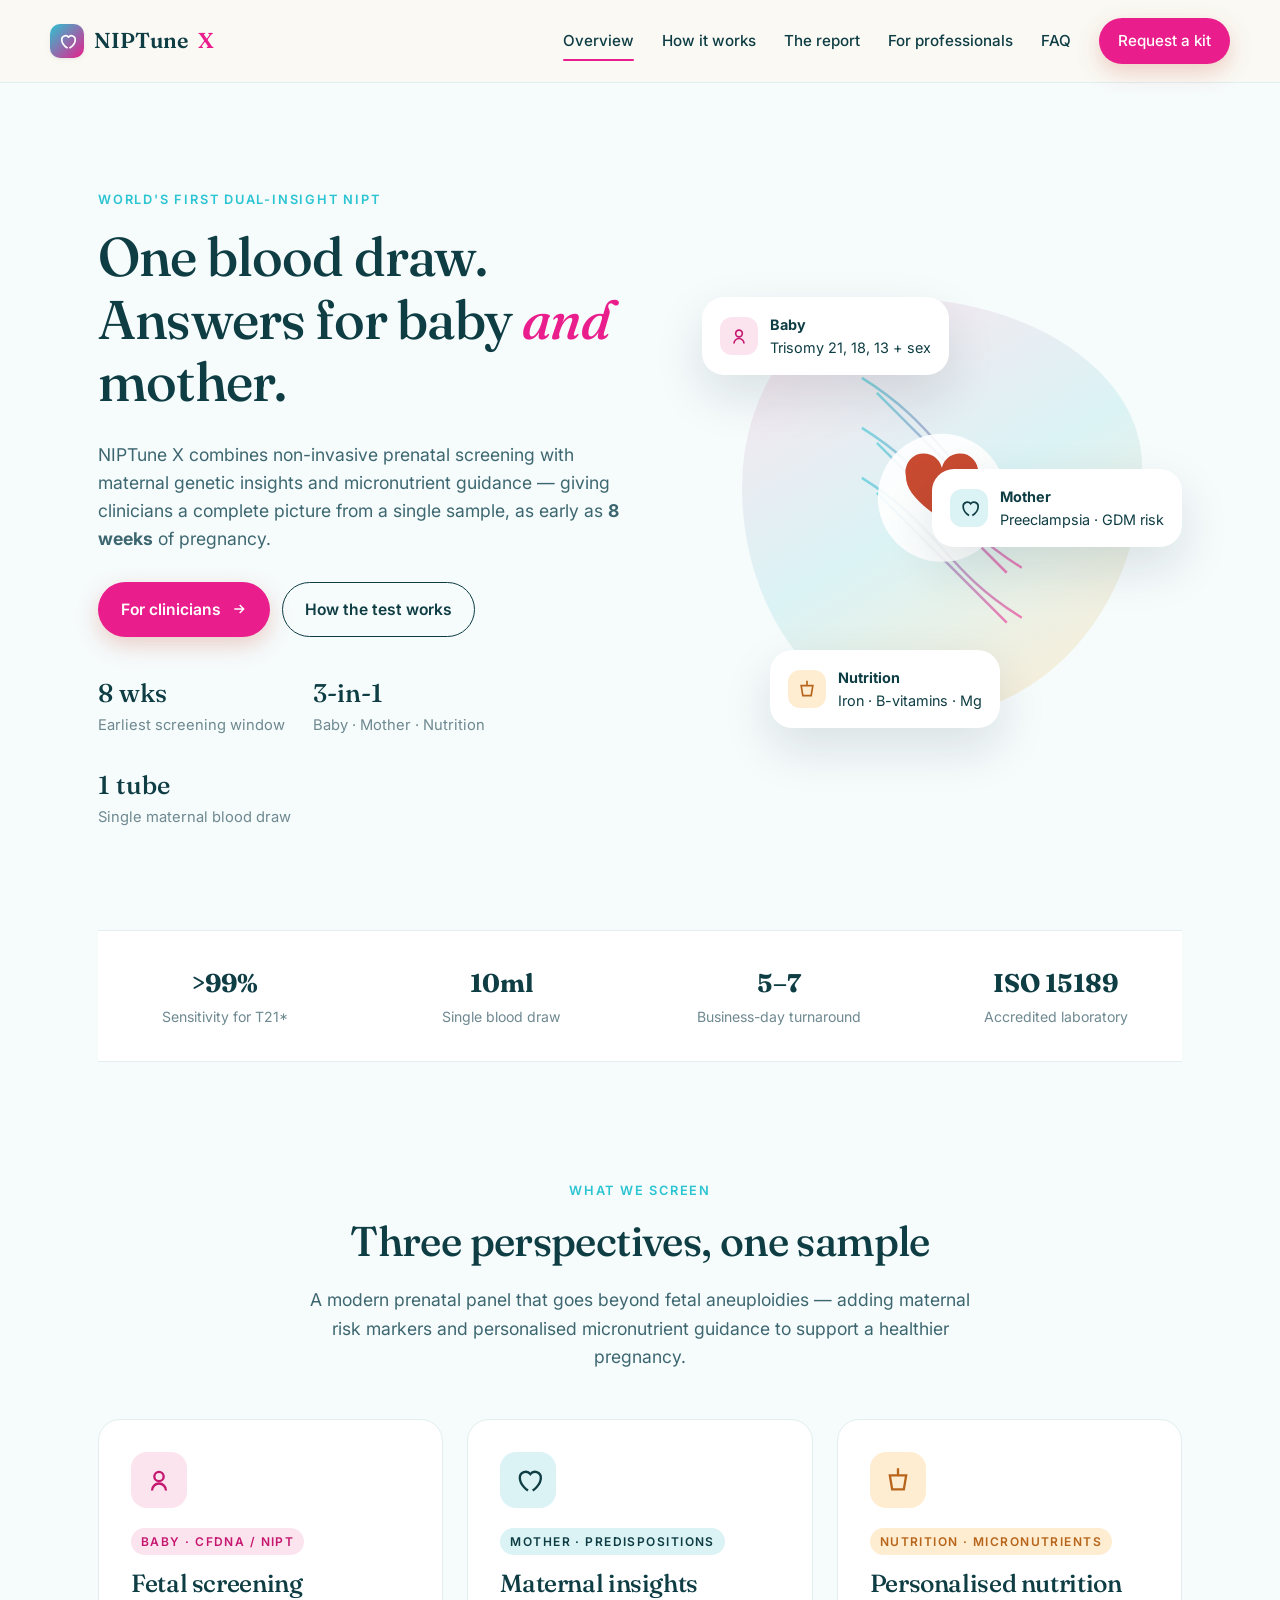
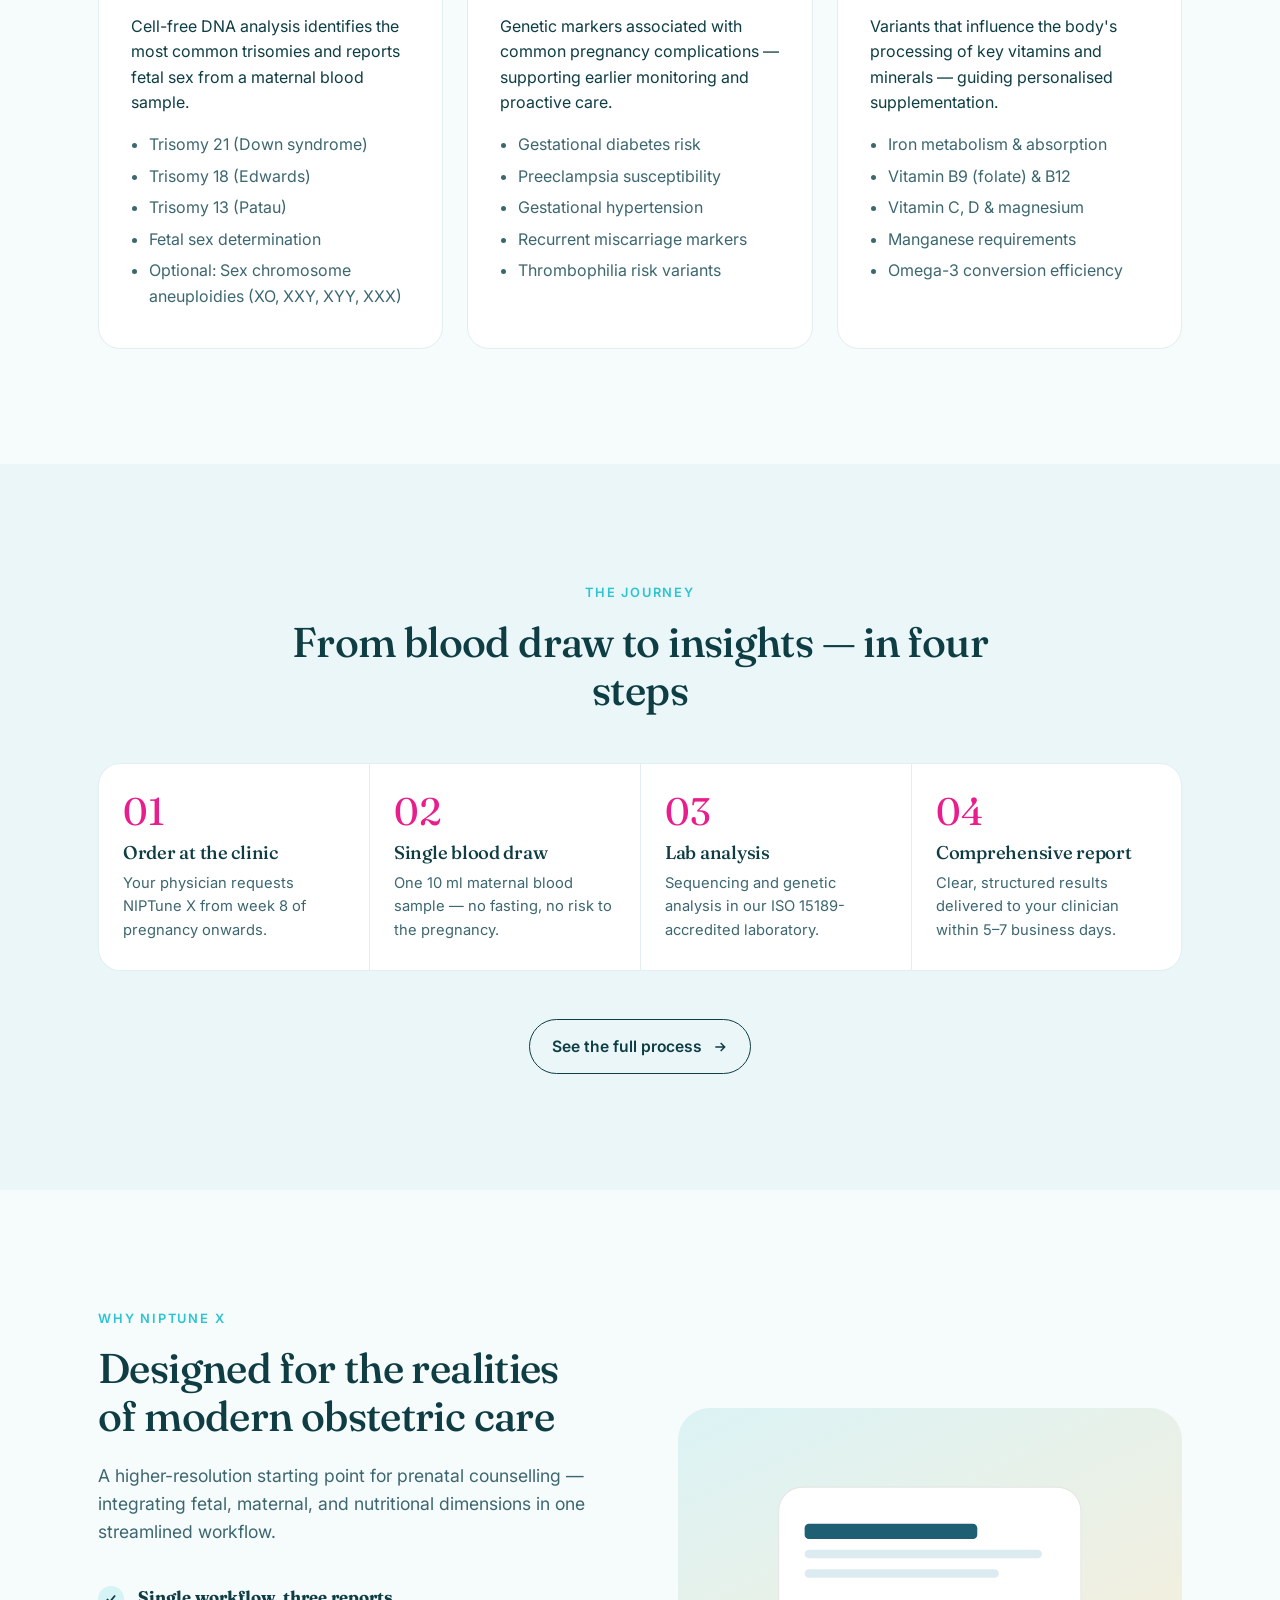
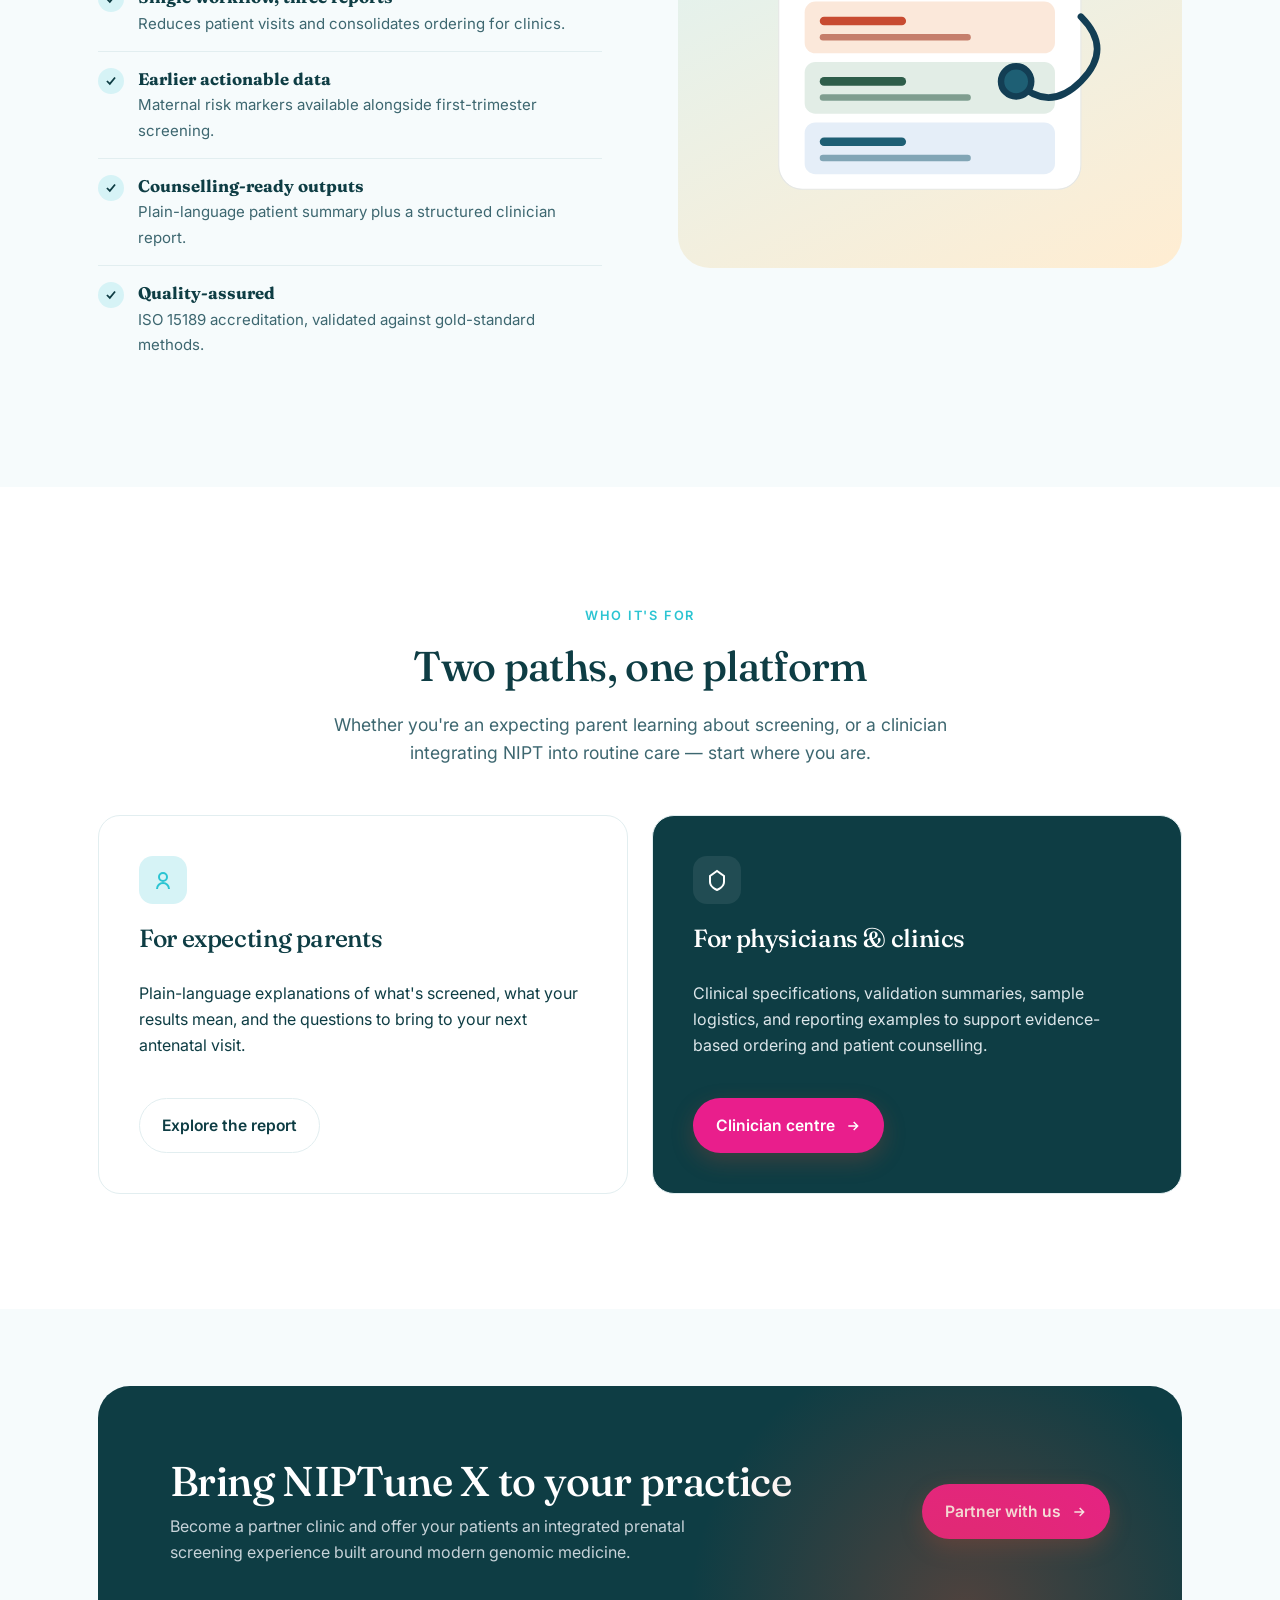
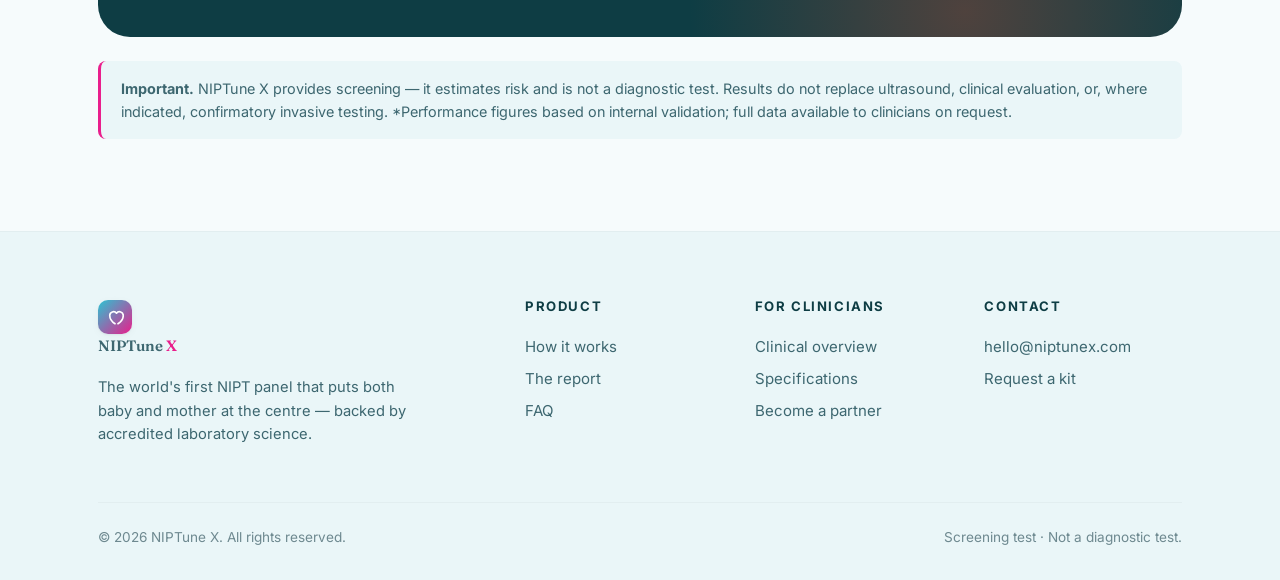
<file: index.html>
<!doctype html>
<html lang="en">
<head>
<meta charset="utf-8" />
<meta name="viewport" content="width=device-width, initial-scale=1" />
<title>NIPTune X — Prenatal Screening for Baby + Mother</title>
<meta name="description" content="The world's first NIPT test that screens both baby and mother from a single blood draw. Chromosome conditions, maternal predispositions, and micronutrient insights — as early as 8 weeks." />
<link rel="preconnect" href="https://fonts.googleapis.com">
<link rel="preconnect" href="https://fonts.gstatic.com" crossorigin>
<link href="https://fonts.googleapis.com/css2?family=Fraunces:opsz,wght@9..144,400;9..144,500;9..144,600&family=Inter:wght@400;500;600;700&display=swap" rel="stylesheet">
<link rel="stylesheet" href="assets/css/styles.css" />
</head>
<body>

<header class="site-header">
  <div class="wrap nav" role="navigation" aria-label="Primary">
    <a class="brand" href="index.html" aria-label="NIPTune X home">
      <span class="brand__mark" aria-hidden="true">
        <svg width="18" height="18" viewBox="0 0 24 24" fill="none" stroke="currentColor" stroke-width="2.2" stroke-linecap="round" stroke-linejoin="round"><path d="M12 21s-7-4.5-7-11a5 5 0 0 1 9-3 5 5 0 0 1 9 3c0 6.5-7 11-7 11"/></svg>
      </span>
      NIPTune <span style="color:var(--c-accent)">X</span>
    </a>
    <button class="nav__toggle" aria-controls="primary-nav" aria-expanded="false" aria-label="Open menu">
      <svg width="20" height="20" viewBox="0 0 24 24" fill="none" stroke="currentColor" stroke-width="2"><path d="M3 6h18M3 12h18M3 18h18"/></svg>
    </button>
    <nav class="nav__links" id="primary-nav">
      <a href="index.html" class="is-active">Overview</a>
      <a href="how-it-works.html">How it works</a>
      <a href="report.html">The report</a>
      <a href="for-professionals.html">For professionals</a>
      <a href="faq.html">FAQ</a>
      <a href="contact.html" class="btn btn--primary" style="padding:10px 18px">Request a kit</a>
    </nav>
  </div>
</header>

<!-- HERO -->
<section class="hero">
  <div class="wrap hero__grid">
    <div class="hero__copy">
      <span class="eyebrow">World's first dual-insight NIPT</span>
      <h1>One blood draw.<br/>Answers for baby <span class="accent">and</span> mother.</h1>
      <p class="lede">NIPTune X combines non-invasive prenatal screening with maternal genetic insights and micronutrient guidance — giving clinicians a complete picture from a single sample, as early as <strong>8 weeks</strong> of pregnancy.</p>
      <div class="hero__cta">
        <a href="for-professionals.html" class="btn btn--primary">For clinicians
          <svg width="16" height="16" viewBox="0 0 24 24" fill="none" stroke="currentColor" stroke-width="2.2"><path d="M5 12h14M13 6l6 6-6 6"/></svg>
        </a>
        <a href="how-it-works.html" class="btn btn--ghost">How the test works</a>
      </div>
      <div class="hero__meta">
        <div><strong>8 wks</strong>Earliest screening window</div>
        <div><strong>3-in-1</strong>Baby · Mother · Nutrition</div>
        <div><strong>1 tube</strong>Single maternal blood draw</div>
      </div>
    </div>

    <div class="hero__visual" aria-hidden="true">
      <div class="blob"></div>

      <!-- Centered illustration: stylised mother + DNA -->
      <svg viewBox="0 0 400 400" style="position:absolute; inset:30px 40px; width:auto; height:auto;">
        <defs>
          <linearGradient id="g1" x1="0" x2="1" y1="0" y2="1">
            <stop offset="0" stop-color="#2BC4D2"/>
            <stop offset="1" stop-color="#E91E8C"/>
          </linearGradient>
        </defs>
        <!-- DNA helix -->
        <g stroke="url(#g1)" stroke-width="2.5" fill="none" opacity=".55">
          <path d="M120 80 C 200 130, 200 170, 280 220" />
          <path d="M120 130 C 200 180, 200 220, 280 270" />
          <path d="M120 180 C 200 230, 200 270, 280 320" />
          <line x1="135" y1="95" x2="265" y2="225"/>
          <line x1="135" y1="145" x2="265" y2="275"/>
          <line x1="135" y1="195" x2="265" y2="325"/>
        </g>
        <!-- Heart shield -->
        <g transform="translate(200 200)">
          <circle r="64" fill="#fff" opacity=".9"/>
          <path d="M0 22 c-22 -16 -36 -28 -36 -44 a18 18 0 0 1 36 -8 a18 18 0 0 1 36 8 c0 16 -14 28 -36 44 z" fill="#C84B31"/>
        </g>
      </svg>

      <div class="card card--baby">
        <div class="card__dot">
          <svg width="20" height="20" viewBox="0 0 24 24" fill="none" stroke="currentColor" stroke-width="2"><circle cx="12" cy="9" r="4"/><path d="M6 21c0-3.3 2.7-6 6-6s6 2.7 6 6"/></svg>
        </div>
        <div><strong style="display:block;color:var(--c-brand-2)">Baby</strong>Trisomy 21, 18, 13 + sex</div>
      </div>
      <div class="card card--mom">
        <div class="card__dot">
          <svg width="20" height="20" viewBox="0 0 24 24" fill="none" stroke="currentColor" stroke-width="2"><path d="M12 21s-7-4.5-7-11a5 5 0 0 1 9-3 5 5 0 0 1 9 3c0 6.5-7 11-7 11"/></svg>
        </div>
        <div><strong style="display:block;color:var(--c-brand-2)">Mother</strong>Preeclampsia · GDM risk</div>
      </div>
      <div class="card card--nutri">
        <div class="card__dot">
          <svg width="20" height="20" viewBox="0 0 24 24" fill="none" stroke="currentColor" stroke-width="2"><path d="M12 2v6M5 8h14l-2 12H7L5 8z"/></svg>
        </div>
        <div><strong style="display:block;color:var(--c-brand-2)">Nutrition</strong>Iron · B-vitamins · Mg</div>
      </div>
    </div>
  </div>
</section>

<!-- TRUST STRIP -->
<section>
  <div class="wrap">
    <div class="trust">
      <div class="trust__item"><strong>&gt;99%</strong><span>Sensitivity for T21*</span></div>
      <div class="trust__item"><strong>10ml</strong><span>Single blood draw</span></div>
      <div class="trust__item"><strong>5–7</strong><span>Business-day turnaround</span></div>
      <div class="trust__item"><strong>ISO 15189</strong><span>Accredited laboratory</span></div>
    </div>
  </div>
</section>

<!-- THREE PILLARS -->
<section class="section">
  <div class="wrap">
    <div class="sec-head">
      <span class="eyebrow">What we screen</span>
      <h2>Three perspectives, one sample</h2>
      <p class="lede">A modern prenatal panel that goes beyond fetal aneuploidies — adding maternal risk markers and personalised micronutrient guidance to support a healthier pregnancy.</p>
    </div>

    <div class="pillars">
      <article class="pillar pillar--baby">
        <div class="pillar__icon">
          <svg width="28" height="28" viewBox="0 0 24 24" fill="none" stroke="currentColor" stroke-width="2"><circle cx="12" cy="9" r="4"/><path d="M6 21c0-3.3 2.7-6 6-6s6 2.7 6 6"/></svg>
        </div>
        <span class="pillar__tag">Baby · cfDNA / NIPT</span>
        <h3>Fetal screening</h3>
        <p>Cell-free DNA analysis identifies the most common trisomies and reports fetal sex from a maternal blood sample.</p>
        <ul>
          <li>Trisomy 21 (Down syndrome)</li>
          <li>Trisomy 18 (Edwards)</li>
          <li>Trisomy 13 (Patau)</li>
          <li>Fetal sex determination</li>
          <li>Optional: Sex chromosome aneuploidies (XO, XXY, XYY, XXX)</li>
        </ul>
      </article>

      <article class="pillar pillar--mom">
        <div class="pillar__icon">
          <svg width="28" height="28" viewBox="0 0 24 24" fill="none" stroke="currentColor" stroke-width="2"><path d="M12 21s-7-4.5-7-11a5 5 0 0 1 9-3 5 5 0 0 1 9 3c0 6.5-7 11-7 11"/></svg>
        </div>
        <span class="pillar__tag">Mother · Predispositions</span>
        <h3>Maternal insights</h3>
        <p>Genetic markers associated with common pregnancy complications — supporting earlier monitoring and proactive care.</p>
        <ul>
          <li>Gestational diabetes risk</li>
          <li>Preeclampsia susceptibility</li>
          <li>Gestational hypertension</li>
          <li>Recurrent miscarriage markers</li>
          <li>Thrombophilia risk variants</li>
        </ul>
      </article>

      <article class="pillar pillar--nutri">
        <div class="pillar__icon">
          <svg width="28" height="28" viewBox="0 0 24 24" fill="none" stroke="currentColor" stroke-width="2"><path d="M12 2v6M5 8h14l-2 12H7L5 8z"/></svg>
        </div>
        <span class="pillar__tag">Nutrition · Micronutrients</span>
        <h3>Personalised nutrition</h3>
        <p>Variants that influence the body's processing of key vitamins and minerals — guiding personalised supplementation.</p>
        <ul>
          <li>Iron metabolism &amp; absorption</li>
          <li>Vitamin B9 (folate) &amp; B12</li>
          <li>Vitamin C, D &amp; magnesium</li>
          <li>Manganese requirements</li>
          <li>Omega-3 conversion efficiency</li>
        </ul>
      </article>
    </div>
  </div>
</section>

<!-- HOW IT WORKS (preview) -->
<section class="section section--cream">
  <div class="wrap">
    <div class="sec-head">
      <span class="eyebrow">The journey</span>
      <h2>From blood draw to insights — in four steps</h2>
    </div>

    <div class="steps">
      <div class="step">
        <span class="step__num">01</span>
        <h4>Order at the clinic</h4>
        <p>Your physician requests NIPTune X from week 8 of pregnancy onwards.</p>
      </div>
      <div class="step">
        <span class="step__num">02</span>
        <h4>Single blood draw</h4>
        <p>One 10 ml maternal blood sample — no fasting, no risk to the pregnancy.</p>
      </div>
      <div class="step">
        <span class="step__num">03</span>
        <h4>Lab analysis</h4>
        <p>Sequencing and genetic analysis in our ISO 15189-accredited laboratory.</p>
      </div>
      <div class="step">
        <span class="step__num">04</span>
        <h4>Comprehensive report</h4>
        <p>Clear, structured results delivered to your clinician within 5–7 business days.</p>
      </div>
    </div>

    <div style="text-align:center; margin-top:48px">
      <a href="how-it-works.html" class="btn btn--ghost">See the full process
        <svg width="16" height="16" viewBox="0 0 24 24" fill="none" stroke="currentColor" stroke-width="2.2"><path d="M5 12h14M13 6l6 6-6 6"/></svg>
      </a>
    </div>
  </div>
</section>

<!-- WHY -->
<section class="section">
  <div class="wrap two-col">
    <div>
      <span class="eyebrow">Why NIPTune X</span>
      <h2>Designed for the realities of modern obstetric care</h2>
      <p class="lede">A higher-resolution starting point for prenatal counselling — integrating fetal, maternal, and nutritional dimensions in one streamlined workflow.</p>
      <ul class="feature-list">
        <li>
          <span class="check"><svg width="14" height="14" viewBox="0 0 24 24" fill="none" stroke="currentColor" stroke-width="3"><path d="M5 12l5 5 9-11"/></svg></span>
          <div><strong>Single workflow, three reports</strong><span>Reduces patient visits and consolidates ordering for clinics.</span></div>
        </li>
        <li>
          <span class="check"><svg width="14" height="14" viewBox="0 0 24 24" fill="none" stroke="currentColor" stroke-width="3"><path d="M5 12l5 5 9-11"/></svg></span>
          <div><strong>Earlier actionable data</strong><span>Maternal risk markers available alongside first-trimester screening.</span></div>
        </li>
        <li>
          <span class="check"><svg width="14" height="14" viewBox="0 0 24 24" fill="none" stroke="currentColor" stroke-width="3"><path d="M5 12l5 5 9-11"/></svg></span>
          <div><strong>Counselling-ready outputs</strong><span>Plain-language patient summary plus a structured clinician report.</span></div>
        </li>
        <li>
          <span class="check"><svg width="14" height="14" viewBox="0 0 24 24" fill="none" stroke="currentColor" stroke-width="3"><path d="M5 12l5 5 9-11"/></svg></span>
          <div><strong>Quality-assured</strong><span>ISO 15189 accreditation, validated against gold-standard methods.</span></div>
        </li>
      </ul>
    </div>

    <div class="media-card">
      <svg viewBox="0 0 400 360" xmlns="http://www.w3.org/2000/svg">
        <!-- Stylized clinician + report illustration -->
        <rect x="60" y="40" width="280" height="280" rx="22" fill="#fff" stroke="#E5E7E5"/>
        <rect x="84" y="74" width="160" height="14" rx="4" fill="#1E5F74"/>
        <rect x="84" y="98" width="220" height="8" rx="4" fill="#DCEBEF"/>
        <rect x="84" y="116" width="180" height="8" rx="4" fill="#DCEBEF"/>

        <rect x="84" y="146" width="232" height="48" rx="10" fill="#FBE8DA"/>
        <rect x="98" y="160" width="80" height="8" rx="4" fill="#C84B31"/>
        <rect x="98" y="176" width="140" height="6" rx="3" fill="#A23A22" opacity=".6"/>

        <rect x="84" y="202" width="232" height="48" rx="10" fill="#E2EDE6"/>
        <rect x="98" y="216" width="80" height="8" rx="4" fill="#2E5D4A"/>
        <rect x="98" y="232" width="140" height="6" rx="3" fill="#2E5D4A" opacity=".55"/>

        <rect x="84" y="258" width="232" height="48" rx="10" fill="#E5EEF8"/>
        <rect x="98" y="272" width="80" height="8" rx="4" fill="#1E5F74"/>
        <rect x="98" y="288" width="140" height="6" rx="3" fill="#1E5F74" opacity=".5"/>

        <!-- Stethoscope -->
        <g stroke="#133E54" stroke-width="6" fill="none" stroke-linecap="round">
          <path d="M340 160 q 30 30 0 60 q -30 30 -60 0"/>
          <circle cx="280" cy="220" r="14" fill="#1E5F74" stroke="#133E54"/>
        </g>
      </svg>
    </div>
  </div>
</section>

<!-- AUDIENCE SPLIT -->
<section class="section section--white">
  <div class="wrap">
    <div class="sec-head">
      <span class="eyebrow">Who it's for</span>
      <h2>Two paths, one platform</h2>
      <p class="lede">Whether you're an expecting parent learning about screening, or a clinician integrating NIPT into routine care — start where you are.</p>
    </div>

    <div class="audience">
      <div class="audience__card">
        <div class="audience__icon">
          <svg width="24" height="24" viewBox="0 0 24 24" fill="none" stroke="currentColor" stroke-width="2"><circle cx="12" cy="9" r="4"/><path d="M6 21c0-3.3 2.7-6 6-6s6 2.7 6 6"/></svg>
        </div>
        <h3>For expecting parents</h3>
        <p>Plain-language explanations of what's screened, what your results mean, and the questions to bring to your next antenatal visit.</p>
        <a href="report.html" class="btn btn--light" style="margin-top:24px">Explore the report</a>
      </div>

      <div class="audience__card dark">
        <div class="audience__icon">
          <svg width="24" height="24" viewBox="0 0 24 24" fill="none" stroke="currentColor" stroke-width="2"><path d="M19 14V8l-7-5-7 5v6c0 5 7 8 7 8s7-3 7-8z"/></svg>
        </div>
        <h3>For physicians &amp; clinics</h3>
        <p>Clinical specifications, validation summaries, sample logistics, and reporting examples to support evidence-based ordering and patient counselling.</p>
        <a href="for-professionals.html" class="btn btn--primary" style="margin-top:24px">Clinician centre
          <svg width="16" height="16" viewBox="0 0 24 24" fill="none" stroke="currentColor" stroke-width="2.2"><path d="M5 12h14M13 6l6 6-6 6"/></svg>
        </a>
      </div>
    </div>
  </div>
</section>

<!-- CTA BAND -->
<section class="section--tight">
  <div class="wrap">
    <div class="cta-band">
      <div>
        <h2>Bring NIPTune X to your practice</h2>
        <p>Become a partner clinic and offer your patients an integrated prenatal screening experience built around modern genomic medicine.</p>
      </div>
      <a href="contact.html" class="btn btn--primary">Partner with us
        <svg width="16" height="16" viewBox="0 0 24 24" fill="none" stroke="currentColor" stroke-width="2.2"><path d="M5 12h14M13 6l6 6-6 6"/></svg>
      </a>
    </div>

    <div class="wrap" style="padding:0; margin-top:24px">
      <p class="disclaimer"><strong>Important.</strong> NIPTune X provides screening — it estimates risk and is not a diagnostic test. Results do not replace ultrasound, clinical evaluation, or, where indicated, confirmatory invasive testing. *Performance figures based on internal validation; full data available to clinicians on request.</p>
    </div>
  </div>
</section>

<!-- FOOTER -->
<footer class="footer">
  <div class="wrap">
    <div class="footer__grid">
      <div class="footer__col">
        <a class="brand" href="index.html" style="margin-bottom:14px">
          <span class="brand__mark" aria-hidden="true">
            <svg width="18" height="18" viewBox="0 0 24 24" fill="none" stroke="currentColor" stroke-width="2.2" stroke-linecap="round" stroke-linejoin="round"><path d="M12 21s-7-4.5-7-11a5 5 0 0 1 9-3 5 5 0 0 1 9 3c0 6.5-7 11-7 11"/></svg>
          </span>
          NIPTune <span style="color:var(--c-accent)">X</span>
        </a>
        <p style="color:var(--c-ink-soft); font-size:.92rem; max-width:36ch">The world's first NIPT panel that puts both baby and mother at the centre — backed by accredited laboratory science.</p>
      </div>
      <div class="footer__col">
        <h5>Product</h5>
        <a href="how-it-works.html">How it works</a>
        <a href="report.html">The report</a>
        <a href="faq.html">FAQ</a>
      </div>
      <div class="footer__col">
        <h5>For clinicians</h5>
        <a href="for-professionals.html">Clinical overview</a>
        <a href="for-professionals.html#specs">Specifications</a>
        <a href="contact.html">Become a partner</a>
      </div>
      <div class="footer__col">
        <h5>Contact</h5>
        <a href="mailto:hello@niptunex.com">hello@niptunex.com</a>
        <a href="contact.html">Request a kit</a>
      </div>
    </div>
    <div class="footer__bottom">
      <span>© <span id="yr">2026</span> NIPTune X. All rights reserved.</span>
      <span>Screening test · Not a diagnostic test.</span>
    </div>
  </div>
</footer>

<script>document.getElementById('yr').textContent=new Date().getFullYear();</script>
<script src="assets/js/main.js"></script>
</body>
</html>
</file>
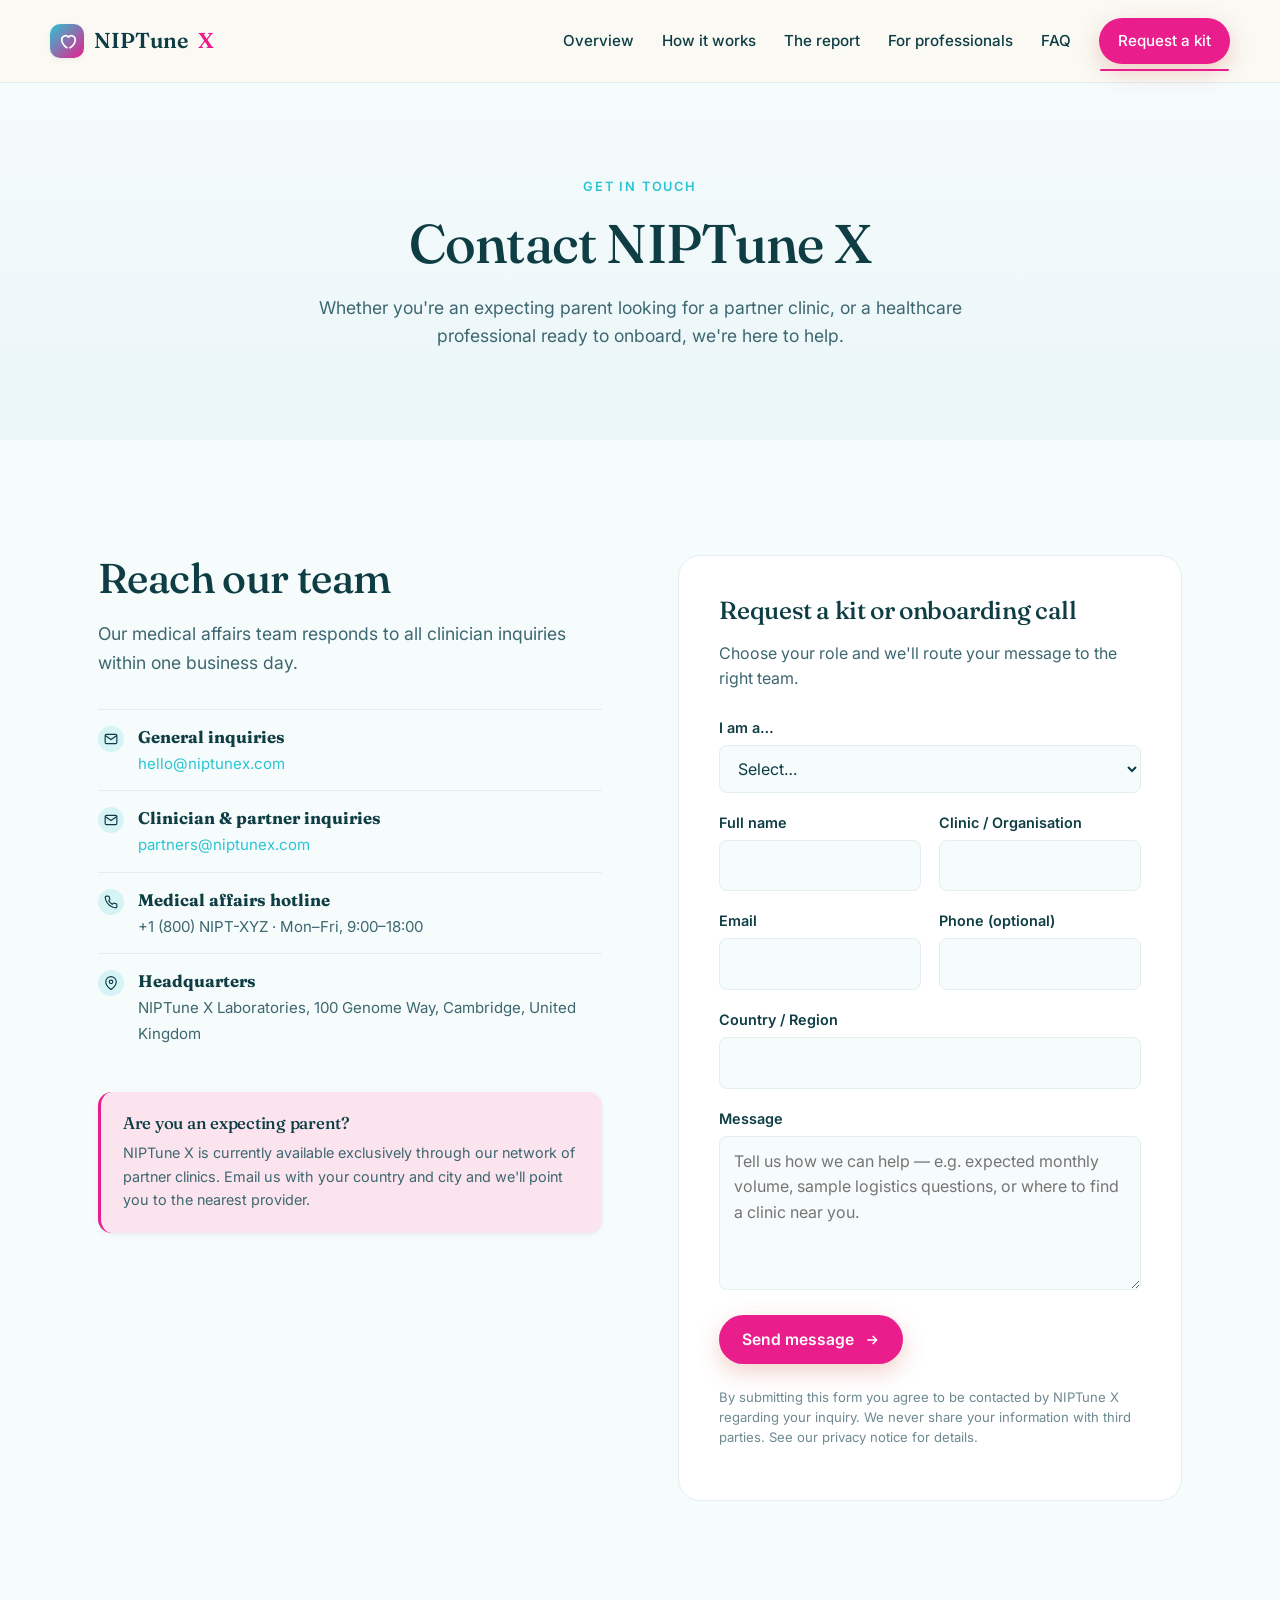
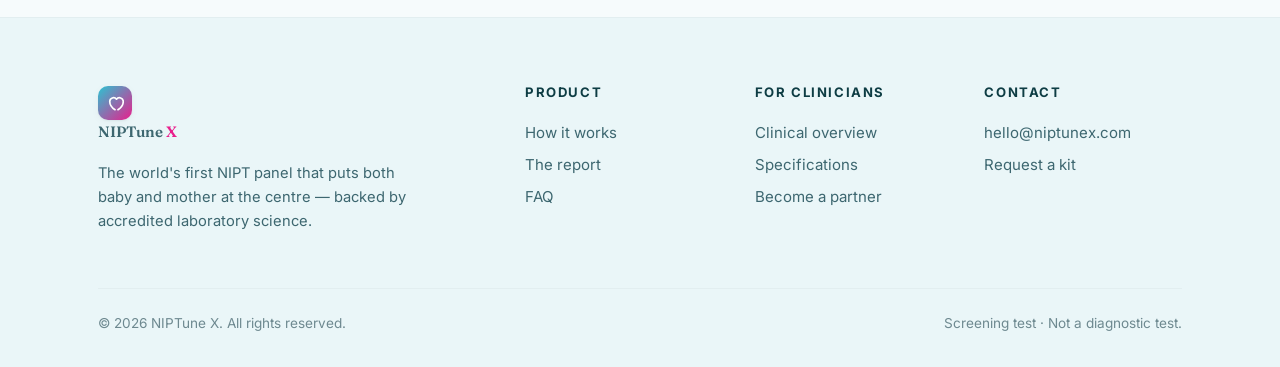
<file: contact.html>
<!doctype html>
<html lang="en">
<head>
<meta charset="utf-8" />
<meta name="viewport" content="width=device-width, initial-scale=1" />
<title>Contact NIPTune X — Request a Kit or Become a Partner</title>
<meta name="description" content="Get in touch with NIPTune X. Patients can find a partner clinic; clinicians can request validation documents and onboarding." />
<link rel="preconnect" href="https://fonts.googleapis.com">
<link rel="preconnect" href="https://fonts.gstatic.com" crossorigin>
<link href="https://fonts.googleapis.com/css2?family=Fraunces:opsz,wght@9..144,400;9..144,500;9..144,600&family=Inter:wght@400;500;600;700&display=swap" rel="stylesheet">
<link rel="stylesheet" href="assets/css/styles.css" />
</head>
<body>

<header class="site-header">
  <div class="wrap nav">
    <a class="brand" href="index.html">
      <span class="brand__mark"><svg width="18" height="18" viewBox="0 0 24 24" fill="none" stroke="currentColor" stroke-width="2.2" stroke-linecap="round" stroke-linejoin="round"><path d="M12 21s-7-4.5-7-11a5 5 0 0 1 9-3 5 5 0 0 1 9 3c0 6.5-7 11-7 11"/></svg></span>
      NIPTune <span style="color:var(--c-accent)">X</span>
    </a>
    <button class="nav__toggle" aria-controls="primary-nav" aria-expanded="false" aria-label="Open menu">
      <svg width="20" height="20" viewBox="0 0 24 24" fill="none" stroke="currentColor" stroke-width="2"><path d="M3 6h18M3 12h18M3 18h18"/></svg>
    </button>
    <nav class="nav__links" id="primary-nav">
      <a href="index.html">Overview</a>
      <a href="how-it-works.html">How it works</a>
      <a href="report.html">The report</a>
      <a href="for-professionals.html">For professionals</a>
      <a href="faq.html">FAQ</a>
      <a href="contact.html" class="btn btn--primary is-active" style="padding:10px 18px">Request a kit</a>
    </nav>
  </div>
</header>

<section class="page-hero">
  <div class="wrap">
    <span class="eyebrow">Get in touch</span>
    <h1>Contact NIPTune X</h1>
    <p class="lede">Whether you're an expecting parent looking for a partner clinic, or a healthcare professional ready to onboard, we're here to help.</p>
  </div>
</section>

<section class="section">
  <div class="wrap two-col" style="align-items:flex-start">
    <!-- Left column: contact details -->
    <div>
      <h2 style="margin-bottom:12px">Reach our team</h2>
      <p class="lede" style="margin-bottom:32px">Our medical affairs team responds to all clinician inquiries within one business day.</p>

      <ul class="feature-list" style="border-top:1px solid var(--c-line)">
        <li>
          <span class="check"><svg width="14" height="14" viewBox="0 0 24 24" fill="none" stroke="currentColor" stroke-width="2"><path d="M22 6l-10 7L2 6"/><rect x="2" y="4" width="20" height="16" rx="2"/></svg></span>
          <div><strong>General inquiries</strong><span><a href="mailto:hello@niptunex.com">hello@niptunex.com</a></span></div>
        </li>
        <li>
          <span class="check"><svg width="14" height="14" viewBox="0 0 24 24" fill="none" stroke="currentColor" stroke-width="2"><path d="M22 6l-10 7L2 6"/><rect x="2" y="4" width="20" height="16" rx="2"/></svg></span>
          <div><strong>Clinician &amp; partner inquiries</strong><span><a href="mailto:partners@niptunex.com">partners@niptunex.com</a></span></div>
        </li>
        <li>
          <span class="check"><svg width="14" height="14" viewBox="0 0 24 24" fill="none" stroke="currentColor" stroke-width="2"><path d="M22 16.92v3a2 2 0 0 1-2.18 2 19.86 19.86 0 0 1-8.63-3.07 19.5 19.5 0 0 1-6-6A19.86 19.86 0 0 1 2.12 4.18 2 2 0 0 1 4.11 2h3a2 2 0 0 1 2 1.72 12.84 12.84 0 0 0 .7 2.81 2 2 0 0 1-.45 2.11L8.09 9.91a16 16 0 0 0 6 6l1.27-1.27a2 2 0 0 1 2.11-.45 12.84 12.84 0 0 0 2.81.7A2 2 0 0 1 22 16.92z"/></svg></span>
          <div><strong>Medical affairs hotline</strong><span>+1 (800) NIPT-XYZ · Mon–Fri, 9:00–18:00</span></div>
        </li>
        <li>
          <span class="check"><svg width="14" height="14" viewBox="0 0 24 24" fill="none" stroke="currentColor" stroke-width="2"><path d="M21 10c0 7-9 13-9 13S3 17 3 10a9 9 0 0 1 18 0z"/><circle cx="12" cy="10" r="3"/></svg></span>
          <div><strong>Headquarters</strong><span>NIPTune X Laboratories, 100 Genome Way, Cambridge, United Kingdom</span></div>
        </li>
      </ul>

      <div class="callout" style="margin-top:32px; border-left-color:var(--c-accent); background:var(--c-baby-soft)">
        <h4>Are you an expecting parent?</h4>
        <p>NIPTune X is currently available exclusively through our network of partner clinics. Email us with your country and city and we'll point you to the nearest provider.</p>
      </div>
    </div>

    <!-- Right column: form -->
    <form class="form" data-demo>
      <h3 style="margin-top:0">Request a kit or onboarding call</h3>
      <p style="color:var(--c-ink-soft); margin-bottom:24px">Choose your role and we'll route your message to the right team.</p>

      <div class="field">
        <label for="who">I am a…</label>
        <select id="who" name="who" required>
          <option value="">Select…</option>
          <option>Expecting parent</option>
          <option>Obstetrician / Gynaecologist</option>
          <option>Maternal-Fetal Medicine specialist</option>
          <option>Genetic counsellor</option>
          <option>Clinic administrator</option>
          <option>Other</option>
        </select>
      </div>

      <div class="field-row">
        <div class="field">
          <label for="fname">Full name</label>
          <input id="fname" name="fname" type="text" required>
        </div>
        <div class="field">
          <label for="org">Clinic / Organisation</label>
          <input id="org" name="org" type="text">
        </div>
      </div>

      <div class="field-row">
        <div class="field">
          <label for="cemail">Email</label>
          <input id="cemail" name="cemail" type="email" required>
        </div>
        <div class="field">
          <label for="cphone">Phone (optional)</label>
          <input id="cphone" name="cphone" type="tel">
        </div>
      </div>

      <div class="field">
        <label for="cregion">Country / Region</label>
        <input id="cregion" name="cregion" type="text" required>
      </div>

      <div class="field">
        <label for="cmsg">Message</label>
        <textarea id="cmsg" name="cmsg" rows="5" placeholder="Tell us how we can help — e.g. expected monthly volume, sample logistics questions, or where to find a clinic near you."></textarea>
      </div>

      <button type="submit" class="btn btn--primary">Send message
        <svg width="16" height="16" viewBox="0 0 24 24" fill="none" stroke="currentColor" stroke-width="2.2"><path d="M5 12h14M13 6l6 6-6 6"/></svg>
      </button>
      <p class="form__status" style="margin-top:16px;color:var(--c-muted);font-size:.92rem"></p>

      <p style="font-size:.82rem; color:var(--c-muted); margin-top:24px; line-height:1.5">
        By submitting this form you agree to be contacted by NIPTune X regarding your inquiry. We never share your information with third parties. See our privacy notice for details.
      </p>
    </form>
  </div>
</section>

<footer class="footer">
  <div class="wrap">
    <div class="footer__grid">
      <div class="footer__col">
        <a class="brand" href="index.html" style="margin-bottom:14px">
          <span class="brand__mark"><svg width="18" height="18" viewBox="0 0 24 24" fill="none" stroke="currentColor" stroke-width="2.2" stroke-linecap="round" stroke-linejoin="round"><path d="M12 21s-7-4.5-7-11a5 5 0 0 1 9-3 5 5 0 0 1 9 3c0 6.5-7 11-7 11"/></svg></span>
          NIPTune <span style="color:var(--c-accent)">X</span>
        </a>
        <p style="color:var(--c-ink-soft); font-size:.92rem; max-width:36ch">The world's first NIPT panel that puts both baby and mother at the centre — backed by accredited laboratory science.</p>
      </div>
      <div class="footer__col">
        <h5>Product</h5>
        <a href="how-it-works.html">How it works</a>
        <a href="report.html">The report</a>
        <a href="faq.html">FAQ</a>
      </div>
      <div class="footer__col">
        <h5>For clinicians</h5>
        <a href="for-professionals.html">Clinical overview</a>
        <a href="for-professionals.html#specs">Specifications</a>
        <a href="contact.html">Become a partner</a>
      </div>
      <div class="footer__col">
        <h5>Contact</h5>
        <a href="mailto:hello@niptunex.com">hello@niptunex.com</a>
        <a href="contact.html">Request a kit</a>
      </div>
    </div>
    <div class="footer__bottom">
      <span>© <span id="yr">2026</span> NIPTune X. All rights reserved.</span>
      <span>Screening test · Not a diagnostic test.</span>
    </div>
  </div>
</footer>

<script>document.getElementById('yr').textContent=new Date().getFullYear();</script>
<script src="assets/js/main.js"></script>
</body>
</html>
</file>
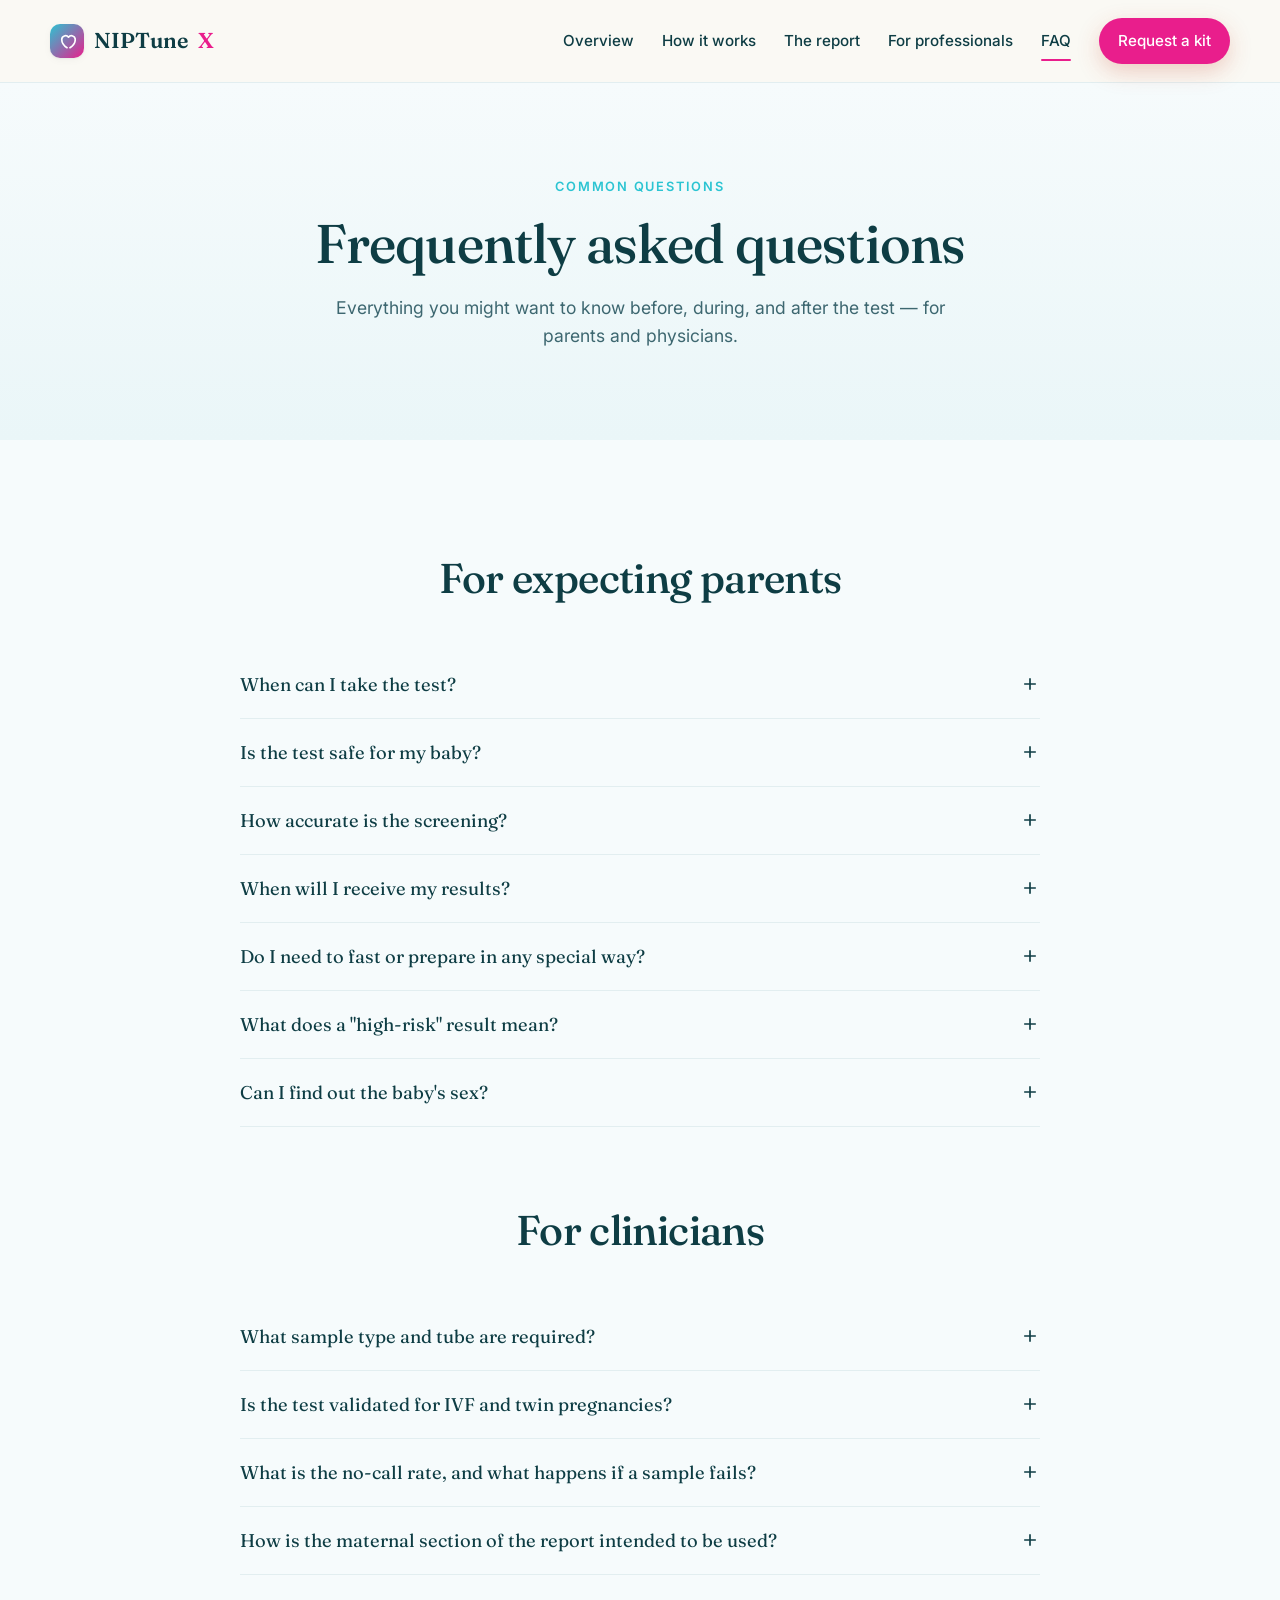
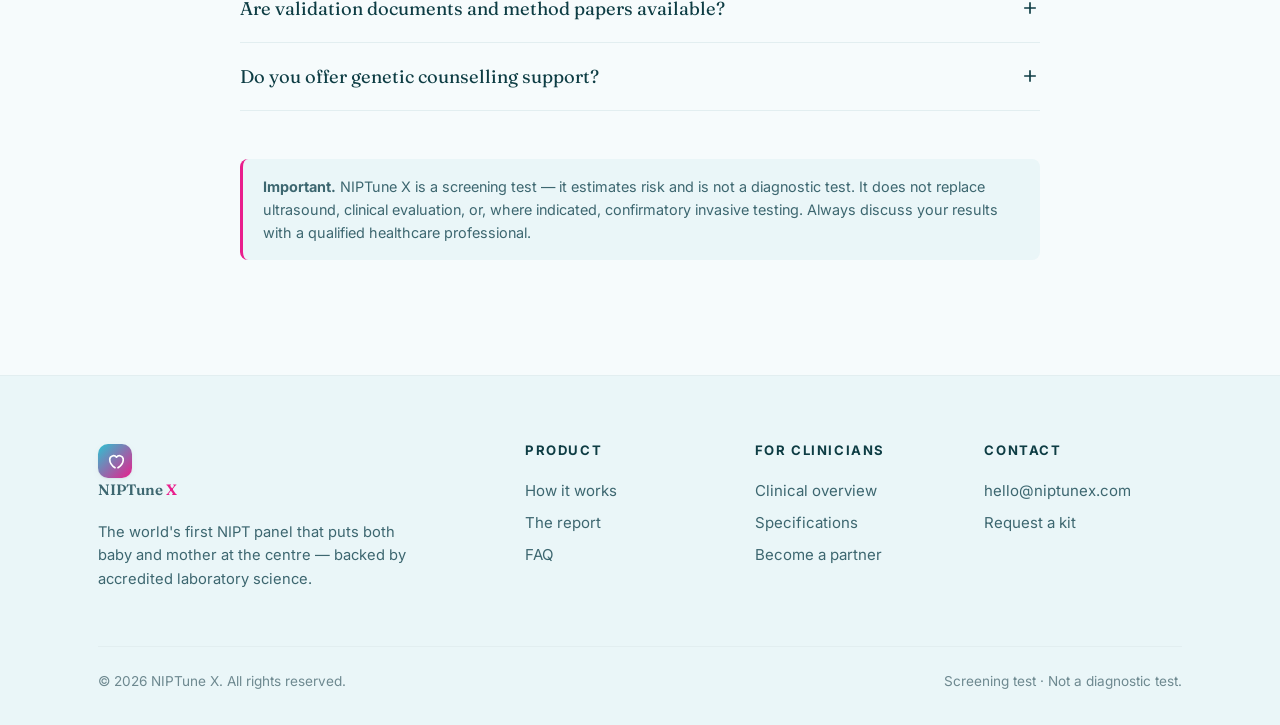
<file: faq.html>
<!doctype html>
<html lang="en">
<head>
<meta charset="utf-8" />
<meta name="viewport" content="width=device-width, initial-scale=1" />
<title>NIPTune X — Frequently Asked Questions</title>
<meta name="description" content="Answers to the most common questions about NIPTune X — accuracy, timing, safety, costs, and what your results mean." />
<link rel="preconnect" href="https://fonts.googleapis.com">
<link rel="preconnect" href="https://fonts.gstatic.com" crossorigin>
<link href="https://fonts.googleapis.com/css2?family=Fraunces:opsz,wght@9..144,400;9..144,500;9..144,600&family=Inter:wght@400;500;600;700&display=swap" rel="stylesheet">
<link rel="stylesheet" href="assets/css/styles.css" />
</head>
<body>

<header class="site-header">
  <div class="wrap nav">
    <a class="brand" href="index.html">
      <span class="brand__mark"><svg width="18" height="18" viewBox="0 0 24 24" fill="none" stroke="currentColor" stroke-width="2.2" stroke-linecap="round" stroke-linejoin="round"><path d="M12 21s-7-4.5-7-11a5 5 0 0 1 9-3 5 5 0 0 1 9 3c0 6.5-7 11-7 11"/></svg></span>
      NIPTune <span style="color:var(--c-accent)">X</span>
    </a>
    <button class="nav__toggle" aria-controls="primary-nav" aria-expanded="false" aria-label="Open menu">
      <svg width="20" height="20" viewBox="0 0 24 24" fill="none" stroke="currentColor" stroke-width="2"><path d="M3 6h18M3 12h18M3 18h18"/></svg>
    </button>
    <nav class="nav__links" id="primary-nav">
      <a href="index.html">Overview</a>
      <a href="how-it-works.html">How it works</a>
      <a href="report.html">The report</a>
      <a href="for-professionals.html">For professionals</a>
      <a href="faq.html" class="is-active">FAQ</a>
      <a href="contact.html" class="btn btn--primary" style="padding:10px 18px">Request a kit</a>
    </nav>
  </div>
</header>

<section class="page-hero">
  <div class="wrap">
    <span class="eyebrow">Common questions</span>
    <h1>Frequently asked questions</h1>
    <p class="lede">Everything you might want to know before, during, and after the test — for parents and physicians.</p>
  </div>
</section>

<section class="section">
  <div class="wrap">

    <h2 style="text-align:center; margin-bottom:8px">For expecting parents</h2>
    <div class="faq">
      <div class="faq__item">
        <button class="faq__q" aria-expanded="false">
          When can I take the test?
          <span class="icn"><svg width="20" height="20" viewBox="0 0 24 24" fill="none" stroke="currentColor" stroke-width="2"><path d="M12 5v14M5 12h14"/></svg></span>
        </button>
        <div class="faq__a"><p>NIPTune X can be performed from 8 weeks of pregnancy onwards. There is no upper limit during pregnancy.</p></div>
      </div>
      <div class="faq__item">
        <button class="faq__q" aria-expanded="false">
          Is the test safe for my baby?
          <span class="icn"><svg width="20" height="20" viewBox="0 0 24 24" fill="none" stroke="currentColor" stroke-width="2"><path d="M12 5v14M5 12h14"/></svg></span>
        </button>
        <div class="faq__a"><p>Yes. The test only requires a small blood sample from your arm — there is no contact with the baby and no risk of miscarriage, unlike invasive diagnostic tests such as amniocentesis or CVS.</p></div>
      </div>
      <div class="faq__item">
        <button class="faq__q" aria-expanded="false">
          How accurate is the screening?
          <span class="icn"><svg width="20" height="20" viewBox="0 0 24 24" fill="none" stroke="currentColor" stroke-width="2"><path d="M12 5v14M5 12h14"/></svg></span>
        </button>
        <div class="faq__a"><p>For the most common chromosome conditions, NIPTune X has a sensitivity of over 99% with a very low false-positive rate. However, it remains a screening test — a high-risk result should always be confirmed with a diagnostic procedure recommended by your clinician.</p></div>
      </div>
      <div class="faq__item">
        <button class="faq__q" aria-expanded="false">
          When will I receive my results?
          <span class="icn"><svg width="20" height="20" viewBox="0 0 24 24" fill="none" stroke="currentColor" stroke-width="2"><path d="M12 5v14M5 12h14"/></svg></span>
        </button>
        <div class="faq__a"><p>Results are typically available within 5–7 business days from the date the laboratory receives your sample. Your clinician will then schedule a consultation to review them with you.</p></div>
      </div>
      <div class="faq__item">
        <button class="faq__q" aria-expanded="false">
          Do I need to fast or prepare in any special way?
          <span class="icn"><svg width="20" height="20" viewBox="0 0 24 24" fill="none" stroke="currentColor" stroke-width="2"><path d="M12 5v14M5 12h14"/></svg></span>
        </button>
        <div class="faq__a"><p>No preparation is needed. You do not need to fast and you can take your usual medications and supplements as normal.</p></div>
      </div>
      <div class="faq__item">
        <button class="faq__q" aria-expanded="false">
          What does a "high-risk" result mean?
          <span class="icn"><svg width="20" height="20" viewBox="0 0 24 24" fill="none" stroke="currentColor" stroke-width="2"><path d="M12 5v14M5 12h14"/></svg></span>
        </button>
        <div class="faq__a"><p>It means the screening estimates a higher-than-average likelihood of the screened condition — but it does not mean your baby is affected. Confirmatory diagnostic testing is required, and your clinician (or a genetic counsellor) will guide you through the next steps.</p></div>
      </div>
      <div class="faq__item">
        <button class="faq__q" aria-expanded="false">
          Can I find out the baby's sex?
          <span class="icn"><svg width="20" height="20" viewBox="0 0 24 24" fill="none" stroke="currentColor" stroke-width="2"><path d="M12 5v14M5 12h14"/></svg></span>
        </button>
        <div class="faq__a"><p>Yes — fetal sex determination is an optional part of the test. You can opt in or opt out before your sample is processed.</p></div>
      </div>
    </div>

    <h2 style="text-align:center; margin: 80px 0 8px">For clinicians</h2>
    <div class="faq">
      <div class="faq__item">
        <button class="faq__q" aria-expanded="false">
          What sample type and tube are required?
          <span class="icn"><svg width="20" height="20" viewBox="0 0 24 24" fill="none" stroke="currentColor" stroke-width="2"><path d="M12 5v14M5 12h14"/></svg></span>
        </button>
        <div class="faq__a"><p>10 ml of maternal whole blood collected in a Streck cell-free DNA BCT tube. Stable for up to 7 days at room temperature, eliminating cold-chain logistics for most regions.</p></div>
      </div>
      <div class="faq__item">
        <button class="faq__q" aria-expanded="false">
          Is the test validated for IVF and twin pregnancies?
          <span class="icn"><svg width="20" height="20" viewBox="0 0 24 24" fill="none" stroke="currentColor" stroke-width="2"><path d="M12 5v14M5 12h14"/></svg></span>
        </button>
        <div class="faq__a"><p>The fetal cfDNA component is validated for natural conception, IVF, and donor-egg singleton pregnancies. A twin-pregnancy variant of the panel is available — please contact medical affairs for the validation summary.</p></div>
      </div>
      <div class="faq__item">
        <button class="faq__q" aria-expanded="false">
          What is the no-call rate, and what happens if a sample fails?
          <span class="icn"><svg width="20" height="20" viewBox="0 0 24 24" fill="none" stroke="currentColor" stroke-width="2"><path d="M12 5v14M5 12h14"/></svg></span>
        </button>
        <div class="faq__a"><p>The no-call rate is typically below 2%, most commonly due to low fetal fraction. We offer a complimentary re-draw, generally two weeks later, with no additional charge.</p></div>
      </div>
      <div class="faq__item">
        <button class="faq__q" aria-expanded="false">
          How is the maternal section of the report intended to be used?
          <span class="icn"><svg width="20" height="20" viewBox="0 0 24 24" fill="none" stroke="currentColor" stroke-width="2"><path d="M12 5v14M5 12h14"/></svg></span>
        </button>
        <div class="faq__a"><p>It is designed as a complement to standard antenatal monitoring — informing the frequency of blood pressure checks, glucose tolerance testing, or thrombo-prophylaxis discussions. It is not a substitute for clinical judgement or diagnostic workup.</p></div>
      </div>
      <div class="faq__item">
        <button class="faq__q" aria-expanded="false">
          Are validation documents and method papers available?
          <span class="icn"><svg width="20" height="20" viewBox="0 0 24 24" fill="none" stroke="currentColor" stroke-width="2"><path d="M12 5v14M5 12h14"/></svg></span>
        </button>
        <div class="faq__a"><p>Yes — full method documentation, internal validation summary, and accreditation certificates are shared with healthcare professionals on request via the partner inquiry form.</p></div>
      </div>
      <div class="faq__item">
        <button class="faq__q" aria-expanded="false">
          Do you offer genetic counselling support?
          <span class="icn"><svg width="20" height="20" viewBox="0 0 24 24" fill="none" stroke="currentColor" stroke-width="2"><path d="M12 5v14M5 12h14"/></svg></span>
        </button>
        <div class="faq__a"><p>Yes. Partner clinics can refer patients to our network of certified genetic counsellors for high-risk results or extended discussion of maternal findings.</p></div>
      </div>
    </div>

    <div class="disclaimer" style="max-width:800px; margin: 48px auto 0">
      <strong>Important.</strong> NIPTune X is a screening test — it estimates risk and is not a diagnostic test. It does not replace ultrasound, clinical evaluation, or, where indicated, confirmatory invasive testing. Always discuss your results with a qualified healthcare professional.
    </div>
  </div>
</section>

<footer class="footer">
  <div class="wrap">
    <div class="footer__grid">
      <div class="footer__col">
        <a class="brand" href="index.html" style="margin-bottom:14px">
          <span class="brand__mark"><svg width="18" height="18" viewBox="0 0 24 24" fill="none" stroke="currentColor" stroke-width="2.2" stroke-linecap="round" stroke-linejoin="round"><path d="M12 21s-7-4.5-7-11a5 5 0 0 1 9-3 5 5 0 0 1 9 3c0 6.5-7 11-7 11"/></svg></span>
          NIPTune <span style="color:var(--c-accent)">X</span>
        </a>
        <p style="color:var(--c-ink-soft); font-size:.92rem; max-width:36ch">The world's first NIPT panel that puts both baby and mother at the centre — backed by accredited laboratory science.</p>
      </div>
      <div class="footer__col">
        <h5>Product</h5>
        <a href="how-it-works.html">How it works</a>
        <a href="report.html">The report</a>
        <a href="faq.html">FAQ</a>
      </div>
      <div class="footer__col">
        <h5>For clinicians</h5>
        <a href="for-professionals.html">Clinical overview</a>
        <a href="for-professionals.html#specs">Specifications</a>
        <a href="contact.html">Become a partner</a>
      </div>
      <div class="footer__col">
        <h5>Contact</h5>
        <a href="mailto:hello@niptunex.com">hello@niptunex.com</a>
        <a href="contact.html">Request a kit</a>
      </div>
    </div>
    <div class="footer__bottom">
      <span>© <span id="yr">2026</span> NIPTune X. All rights reserved.</span>
      <span>Screening test · Not a diagnostic test.</span>
    </div>
  </div>
</footer>

<script>document.getElementById('yr').textContent=new Date().getFullYear();</script>
<script src="assets/js/main.js"></script>
</body>
</html>
</file>
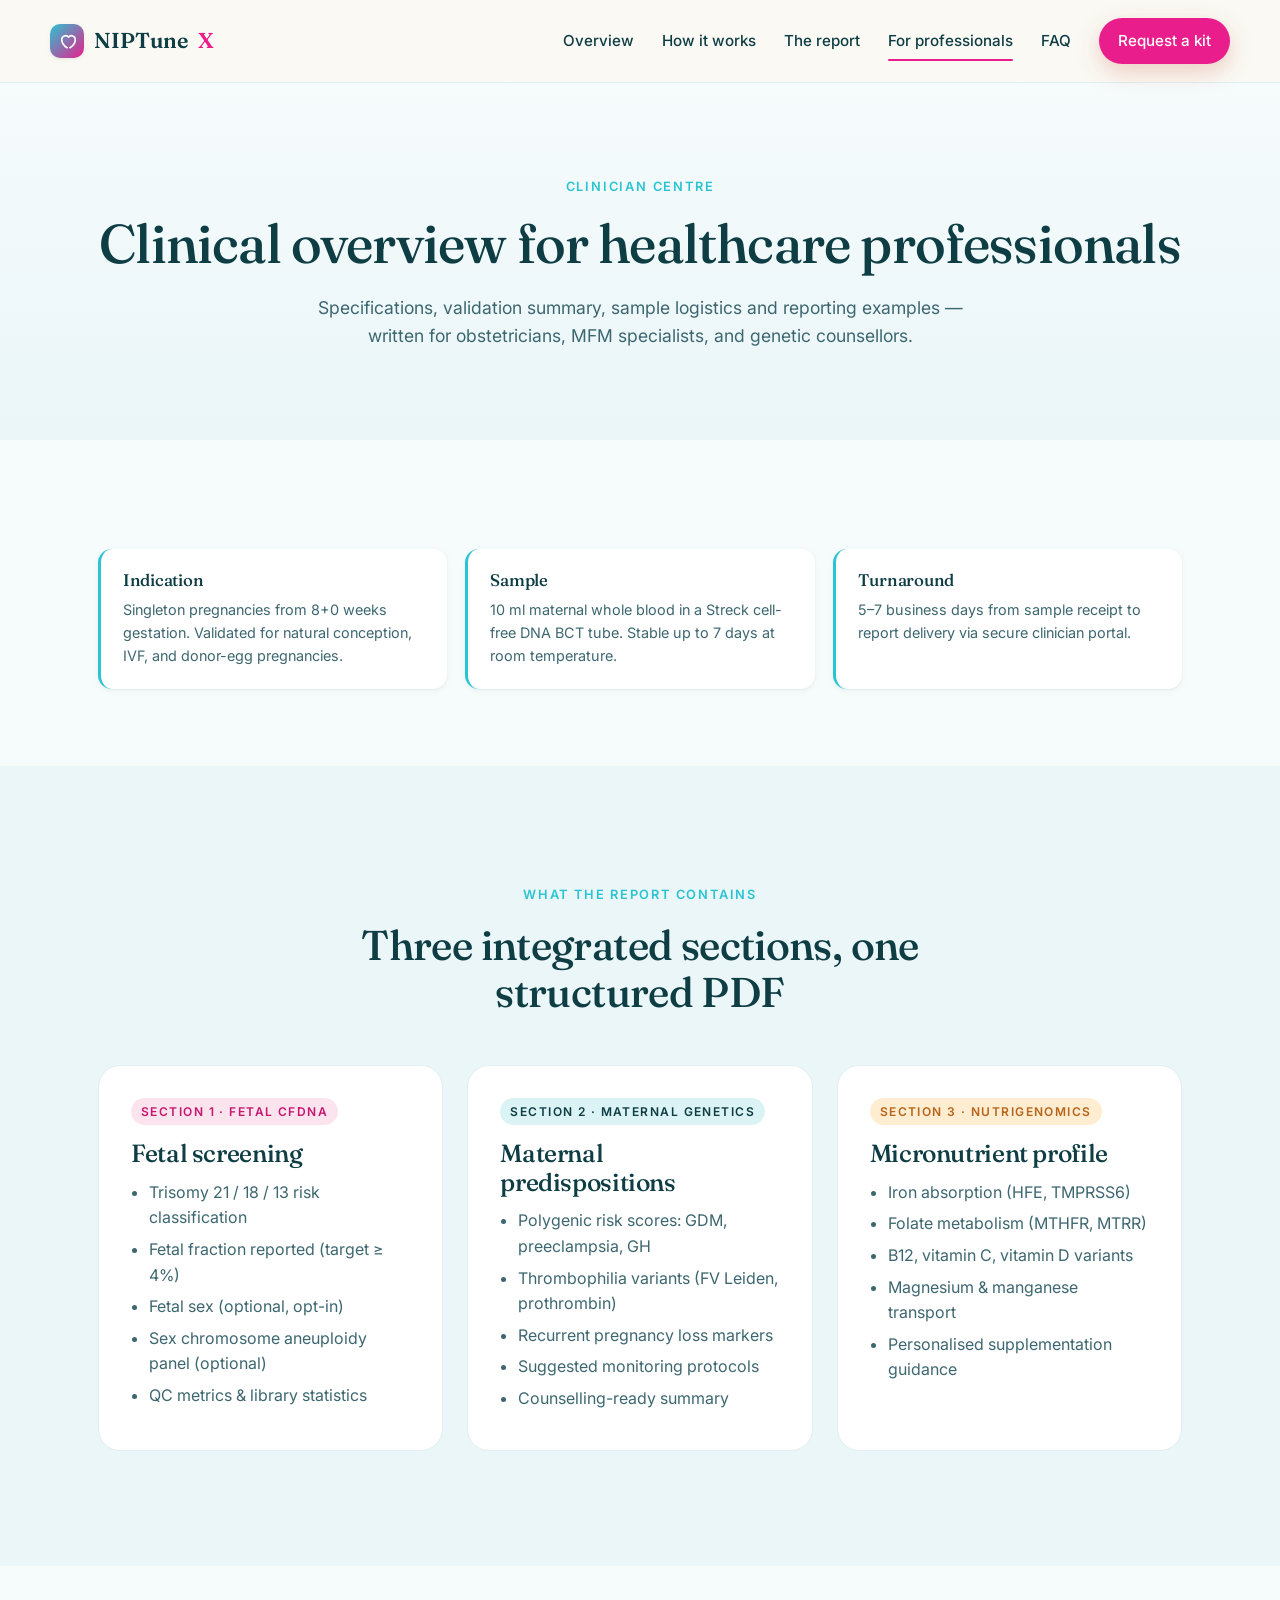
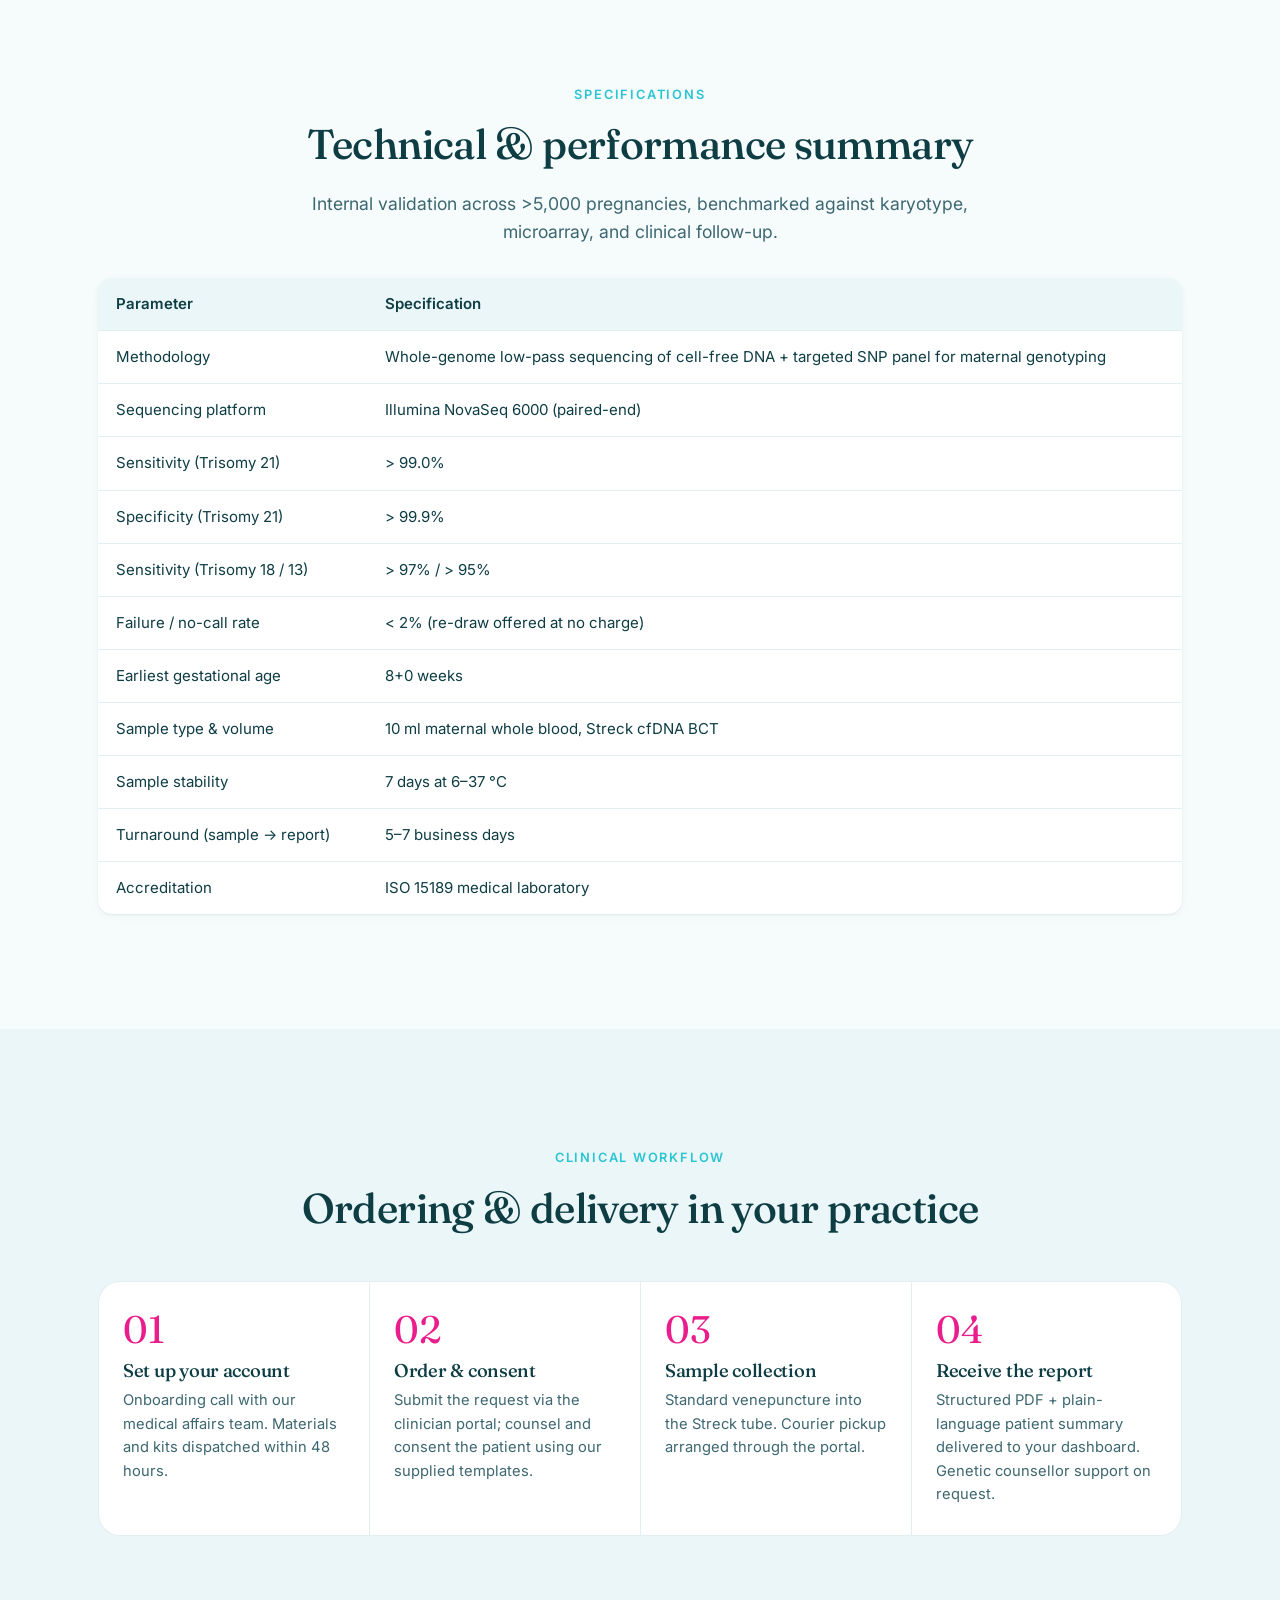
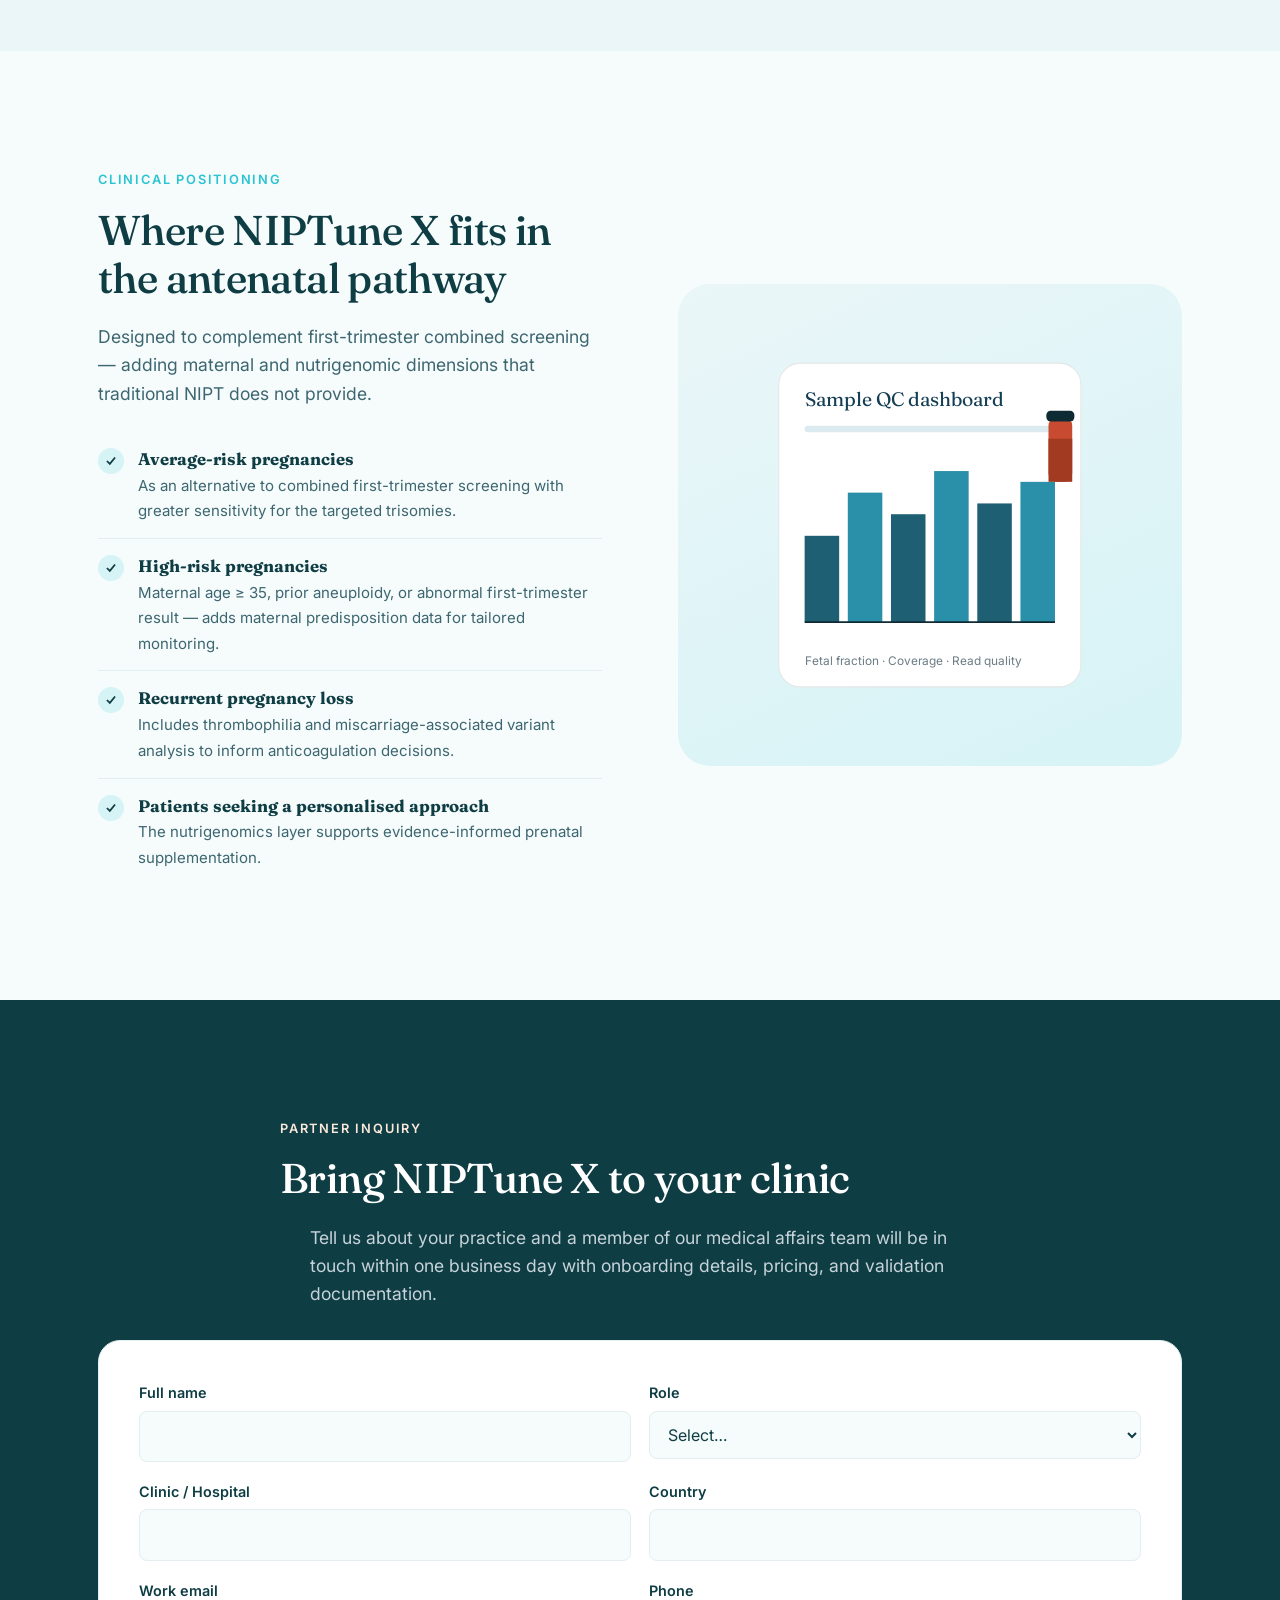
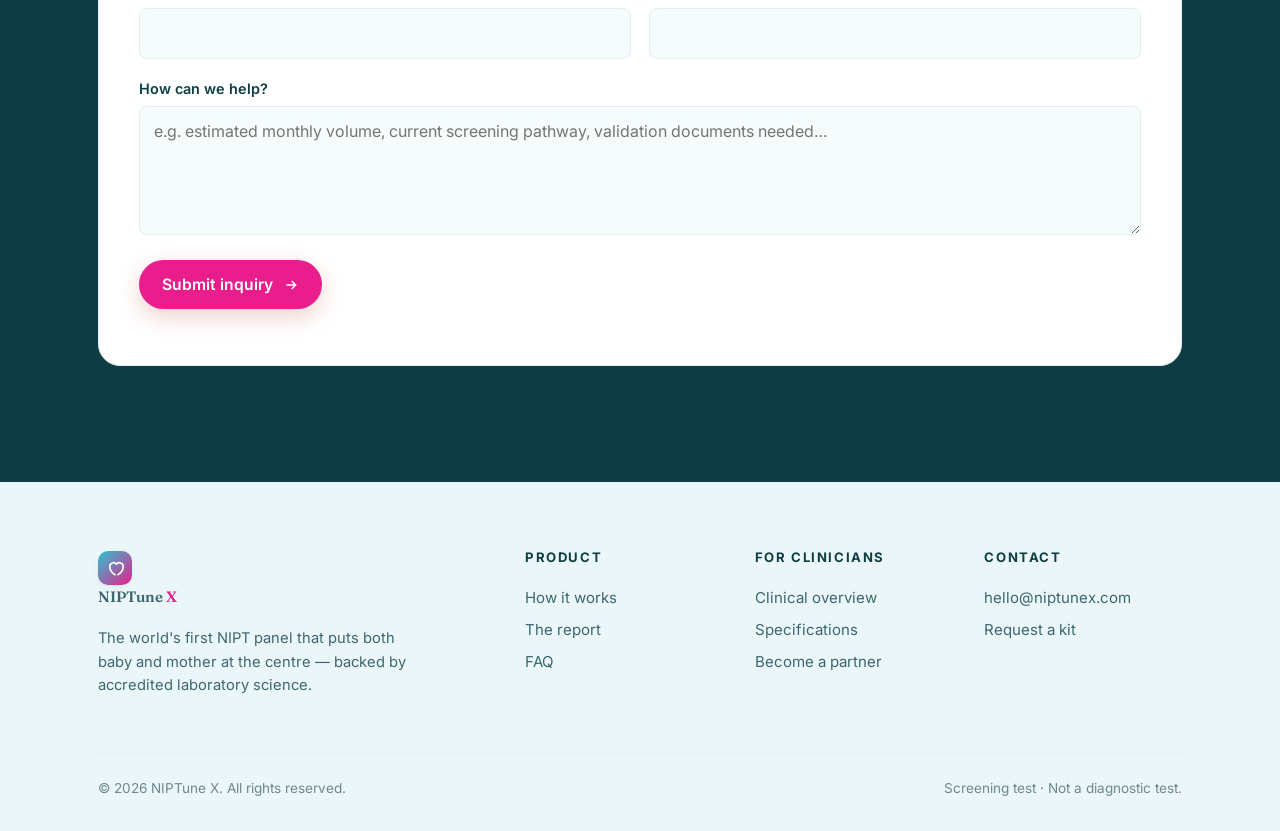
<file: for-professionals.html>
<!doctype html>
<html lang="en">
<head>
<meta charset="utf-8" />
<meta name="viewport" content="width=device-width, initial-scale=1" />
<title>NIPTune X — For Clinicians &amp; Physicians</title>
<meta name="description" content="Clinical overview, specifications, and ordering information for NIPTune X — designed for obstetricians, maternal-fetal medicine specialists, and partner clinics." />
<link rel="preconnect" href="https://fonts.googleapis.com">
<link rel="preconnect" href="https://fonts.gstatic.com" crossorigin>
<link href="https://fonts.googleapis.com/css2?family=Fraunces:opsz,wght@9..144,400;9..144,500;9..144,600&family=Inter:wght@400;500;600;700&display=swap" rel="stylesheet">
<link rel="stylesheet" href="assets/css/styles.css" />
</head>
<body>

<header class="site-header">
  <div class="wrap nav">
    <a class="brand" href="index.html">
      <span class="brand__mark"><svg width="18" height="18" viewBox="0 0 24 24" fill="none" stroke="currentColor" stroke-width="2.2" stroke-linecap="round" stroke-linejoin="round"><path d="M12 21s-7-4.5-7-11a5 5 0 0 1 9-3 5 5 0 0 1 9 3c0 6.5-7 11-7 11"/></svg></span>
      NIPTune <span style="color:var(--c-accent)">X</span>
    </a>
    <button class="nav__toggle" aria-controls="primary-nav" aria-expanded="false" aria-label="Open menu">
      <svg width="20" height="20" viewBox="0 0 24 24" fill="none" stroke="currentColor" stroke-width="2"><path d="M3 6h18M3 12h18M3 18h18"/></svg>
    </button>
    <nav class="nav__links" id="primary-nav">
      <a href="index.html">Overview</a>
      <a href="how-it-works.html">How it works</a>
      <a href="report.html">The report</a>
      <a href="for-professionals.html" class="is-active">For professionals</a>
      <a href="faq.html">FAQ</a>
      <a href="contact.html" class="btn btn--primary" style="padding:10px 18px">Request a kit</a>
    </nav>
  </div>
</header>

<section class="page-hero">
  <div class="wrap">
    <span class="eyebrow">Clinician centre</span>
    <h1>Clinical overview for healthcare professionals</h1>
    <p class="lede">Specifications, validation summary, sample logistics and reporting examples — written for obstetricians, MFM specialists, and genetic counsellors.</p>
  </div>
</section>

<!-- KEY CALLOUTS -->
<section class="section--tight">
  <div class="wrap">
    <div class="callouts">
      <div class="callout">
        <h4>Indication</h4>
        <p>Singleton pregnancies from 8+0 weeks gestation. Validated for natural conception, IVF, and donor-egg pregnancies.</p>
      </div>
      <div class="callout">
        <h4>Sample</h4>
        <p>10 ml maternal whole blood in a Streck cell-free DNA BCT tube. Stable up to 7 days at room temperature.</p>
      </div>
      <div class="callout">
        <h4>Turnaround</h4>
        <p>5–7 business days from sample receipt to report delivery via secure clinician portal.</p>
      </div>
    </div>
  </div>
</section>

<!-- DETAILED REPORT BREAKDOWN -->
<section class="section section--cream">
  <div class="wrap">
    <div class="sec-head">
      <span class="eyebrow">What the report contains</span>
      <h2>Three integrated sections, one structured PDF</h2>
    </div>

    <div class="pillars">
      <article class="pillar pillar--baby">
        <span class="pillar__tag">Section 1 · Fetal cfDNA</span>
        <h3>Fetal screening</h3>
        <ul>
          <li>Trisomy 21 / 18 / 13 risk classification</li>
          <li>Fetal fraction reported (target ≥ 4%)</li>
          <li>Fetal sex (optional, opt-in)</li>
          <li>Sex chromosome aneuploidy panel (optional)</li>
          <li>QC metrics &amp; library statistics</li>
        </ul>
      </article>
      <article class="pillar pillar--mom">
        <span class="pillar__tag">Section 2 · Maternal genetics</span>
        <h3>Maternal predispositions</h3>
        <ul>
          <li>Polygenic risk scores: GDM, preeclampsia, GH</li>
          <li>Thrombophilia variants (FV Leiden, prothrombin)</li>
          <li>Recurrent pregnancy loss markers</li>
          <li>Suggested monitoring protocols</li>
          <li>Counselling-ready summary</li>
        </ul>
      </article>
      <article class="pillar pillar--nutri">
        <span class="pillar__tag">Section 3 · Nutrigenomics</span>
        <h3>Micronutrient profile</h3>
        <ul>
          <li>Iron absorption (HFE, TMPRSS6)</li>
          <li>Folate metabolism (MTHFR, MTRR)</li>
          <li>B12, vitamin C, vitamin D variants</li>
          <li>Magnesium &amp; manganese transport</li>
          <li>Personalised supplementation guidance</li>
        </ul>
      </article>
    </div>
  </div>
</section>

<!-- SPECIFICATIONS TABLE -->
<section class="section" id="specs">
  <div class="wrap">
    <div class="sec-head">
      <span class="eyebrow">Specifications</span>
      <h2>Technical &amp; performance summary</h2>
      <p class="lede">Internal validation across &gt;5,000 pregnancies, benchmarked against karyotype, microarray, and clinical follow-up.</p>
    </div>

    <table class="spec-table">
      <thead>
        <tr><th>Parameter</th><th>Specification</th></tr>
      </thead>
      <tbody>
        <tr><td>Methodology</td><td>Whole-genome low-pass sequencing of cell-free DNA + targeted SNP panel for maternal genotyping</td></tr>
        <tr><td>Sequencing platform</td><td>Illumina NovaSeq 6000 (paired-end)</td></tr>
        <tr><td>Sensitivity (Trisomy 21)</td><td>&gt; 99.0%</td></tr>
        <tr><td>Specificity (Trisomy 21)</td><td>&gt; 99.9%</td></tr>
        <tr><td>Sensitivity (Trisomy 18 / 13)</td><td>&gt; 97% / &gt; 95%</td></tr>
        <tr><td>Failure / no-call rate</td><td>&lt; 2% (re-draw offered at no charge)</td></tr>
        <tr><td>Earliest gestational age</td><td>8+0 weeks</td></tr>
        <tr><td>Sample type &amp; volume</td><td>10 ml maternal whole blood, Streck cfDNA BCT</td></tr>
        <tr><td>Sample stability</td><td>7 days at 6–37 °C</td></tr>
        <tr><td>Turnaround (sample → report)</td><td>5–7 business days</td></tr>
        <tr><td>Accreditation</td><td>ISO 15189 medical laboratory</td></tr>
      </tbody>
    </table>
  </div>
</section>

<!-- ORDERING WORKFLOW -->
<section class="section section--cream">
  <div class="wrap">
    <div class="sec-head">
      <span class="eyebrow">Clinical workflow</span>
      <h2>Ordering &amp; delivery in your practice</h2>
    </div>

    <div class="steps">
      <div class="step">
        <span class="step__num">01</span>
        <h4>Set up your account</h4>
        <p>Onboarding call with our medical affairs team. Materials and kits dispatched within 48 hours.</p>
      </div>
      <div class="step">
        <span class="step__num">02</span>
        <h4>Order &amp; consent</h4>
        <p>Submit the request via the clinician portal; counsel and consent the patient using our supplied templates.</p>
      </div>
      <div class="step">
        <span class="step__num">03</span>
        <h4>Sample collection</h4>
        <p>Standard venepuncture into the Streck tube. Courier pickup arranged through the portal.</p>
      </div>
      <div class="step">
        <span class="step__num">04</span>
        <h4>Receive the report</h4>
        <p>Structured PDF + plain-language patient summary delivered to your dashboard. Genetic counsellor support on request.</p>
      </div>
    </div>
  </div>
</section>

<!-- WHO IT'S FOR / TWO COL -->
<section class="section">
  <div class="wrap two-col">
    <div>
      <span class="eyebrow">Clinical positioning</span>
      <h2>Where NIPTune X fits in the antenatal pathway</h2>
      <p class="lede">Designed to complement first-trimester combined screening — adding maternal and nutrigenomic dimensions that traditional NIPT does not provide.</p>
      <ul class="feature-list">
        <li>
          <span class="check"><svg width="14" height="14" viewBox="0 0 24 24" fill="none" stroke="currentColor" stroke-width="3"><path d="M5 12l5 5 9-11"/></svg></span>
          <div><strong>Average-risk pregnancies</strong><span>As an alternative to combined first-trimester screening with greater sensitivity for the targeted trisomies.</span></div>
        </li>
        <li>
          <span class="check"><svg width="14" height="14" viewBox="0 0 24 24" fill="none" stroke="currentColor" stroke-width="3"><path d="M5 12l5 5 9-11"/></svg></span>
          <div><strong>High-risk pregnancies</strong><span>Maternal age ≥ 35, prior aneuploidy, or abnormal first-trimester result — adds maternal predisposition data for tailored monitoring.</span></div>
        </li>
        <li>
          <span class="check"><svg width="14" height="14" viewBox="0 0 24 24" fill="none" stroke="currentColor" stroke-width="3"><path d="M5 12l5 5 9-11"/></svg></span>
          <div><strong>Recurrent pregnancy loss</strong><span>Includes thrombophilia and miscarriage-associated variant analysis to inform anticoagulation decisions.</span></div>
        </li>
        <li>
          <span class="check"><svg width="14" height="14" viewBox="0 0 24 24" fill="none" stroke="currentColor" stroke-width="3"><path d="M5 12l5 5 9-11"/></svg></span>
          <div><strong>Patients seeking a personalised approach</strong><span>The nutrigenomics layer supports evidence-informed prenatal supplementation.</span></div>
        </li>
      </ul>
    </div>

    <div class="media-card" style="background:linear-gradient(155deg, var(--c-cream-2), var(--c-brand-soft));">
      <svg viewBox="0 0 400 380" xmlns="http://www.w3.org/2000/svg">
        <!-- Lab/microscope -->
        <rect x="60" y="40" width="280" height="300" rx="20" fill="#fff" stroke="#E5E7E5"/>
        <text x="84" y="80" font-family="Fraunces, serif" font-size="18" fill="#133E54">Sample QC dashboard</text>
        <rect x="84" y="98" width="232" height="6" rx="3" fill="#DCEBEF"/>

        <!-- chart bars -->
        <g>
          <rect x="84"  y="200" width="32" height="80"  fill="#1E5F74"/>
          <rect x="124" y="160" width="32" height="120" fill="#2A8FA8"/>
          <rect x="164" y="180" width="32" height="100" fill="#1E5F74"/>
          <rect x="204" y="140" width="32" height="140" fill="#2A8FA8"/>
          <rect x="244" y="170" width="32" height="110" fill="#1E5F74"/>
          <rect x="284" y="150" width="32" height="130" fill="#2A8FA8"/>
        </g>
        <line x1="84" y1="280" x2="316" y2="280" stroke="#0E2A33" stroke-width="1.5"/>

        <!-- sample tube -->
        <g transform="translate(310 90)">
          <rect x="0" y="0" width="22" height="60" rx="8" fill="#C84B31"/>
          <rect x="0" y="20" width="22" height="40" fill="#A23A22"/>
          <rect x="-2" y="-6" width="26" height="10" rx="4" fill="#0E2A33"/>
        </g>

        <text x="84" y="320" font-family="Inter, sans-serif" font-size="11" fill="#6B7C84">Fetal fraction · Coverage · Read quality</text>
      </svg>
    </div>
  </div>
</section>

<!-- INQUIRY FORM -->
<section class="section section--ink" id="inquire">
  <div class="wrap">
    <div class="sec-head" style="text-align:left">
      <span class="eyebrow" style="color:#FBE8DA">Partner inquiry</span>
      <h2 style="color:#fff">Bring NIPTune X to your clinic</h2>
      <p class="lede" style="color:#C7D3D9; max-width:60ch">Tell us about your practice and a member of our medical affairs team will be in touch within one business day with onboarding details, pricing, and validation documentation.</p>
    </div>

    <form class="form" data-demo style="margin-top:32px">
      <div class="field-row">
        <div class="field">
          <label for="name">Full name</label>
          <input id="name" name="name" type="text" required>
        </div>
        <div class="field">
          <label for="role">Role</label>
          <select id="role" name="role" required>
            <option value="">Select…</option>
            <option>Obstetrician / Gynaecologist</option>
            <option>Maternal-Fetal Medicine</option>
            <option>Genetic Counsellor</option>
            <option>Clinic Administrator</option>
            <option>Other healthcare professional</option>
          </select>
        </div>
      </div>
      <div class="field-row">
        <div class="field">
          <label for="clinic">Clinic / Hospital</label>
          <input id="clinic" name="clinic" type="text" required>
        </div>
        <div class="field">
          <label for="country">Country</label>
          <input id="country" name="country" type="text" required>
        </div>
      </div>
      <div class="field-row">
        <div class="field">
          <label for="email">Work email</label>
          <input id="email" name="email" type="email" required>
        </div>
        <div class="field">
          <label for="phone">Phone</label>
          <input id="phone" name="phone" type="tel">
        </div>
      </div>
      <div class="field">
        <label for="msg">How can we help?</label>
        <textarea id="msg" name="msg" rows="4" placeholder="e.g. estimated monthly volume, current screening pathway, validation documents needed…"></textarea>
      </div>
      <button type="submit" class="btn btn--primary">Submit inquiry
        <svg width="16" height="16" viewBox="0 0 24 24" fill="none" stroke="currentColor" stroke-width="2.2"><path d="M5 12h14M13 6l6 6-6 6"/></svg>
      </button>
      <p class="form__status" style="margin-top:16px;color:var(--c-muted);font-size:.92rem"></p>
    </form>
  </div>
</section>

<!-- FOOTER -->
<footer class="footer">
  <div class="wrap">
    <div class="footer__grid">
      <div class="footer__col">
        <a class="brand" href="index.html" style="margin-bottom:14px">
          <span class="brand__mark"><svg width="18" height="18" viewBox="0 0 24 24" fill="none" stroke="currentColor" stroke-width="2.2" stroke-linecap="round" stroke-linejoin="round"><path d="M12 21s-7-4.5-7-11a5 5 0 0 1 9-3 5 5 0 0 1 9 3c0 6.5-7 11-7 11"/></svg></span>
          NIPTune <span style="color:var(--c-accent)">X</span>
        </a>
        <p style="color:var(--c-ink-soft); font-size:.92rem; max-width:36ch">The world's first NIPT panel that puts both baby and mother at the centre — backed by accredited laboratory science.</p>
      </div>
      <div class="footer__col">
        <h5>Product</h5>
        <a href="how-it-works.html">How it works</a>
        <a href="report.html">The report</a>
        <a href="faq.html">FAQ</a>
      </div>
      <div class="footer__col">
        <h5>For clinicians</h5>
        <a href="for-professionals.html">Clinical overview</a>
        <a href="for-professionals.html#specs">Specifications</a>
        <a href="contact.html">Become a partner</a>
      </div>
      <div class="footer__col">
        <h5>Contact</h5>
        <a href="mailto:hello@niptunex.com">hello@niptunex.com</a>
        <a href="contact.html">Request a kit</a>
      </div>
    </div>
    <div class="footer__bottom">
      <span>© <span id="yr">2026</span> NIPTune X. All rights reserved.</span>
      <span>Screening test · Not a diagnostic test.</span>
    </div>
  </div>
</footer>

<script>document.getElementById('yr').textContent=new Date().getFullYear();</script>
<script src="assets/js/main.js"></script>
</body>
</html>
</file>
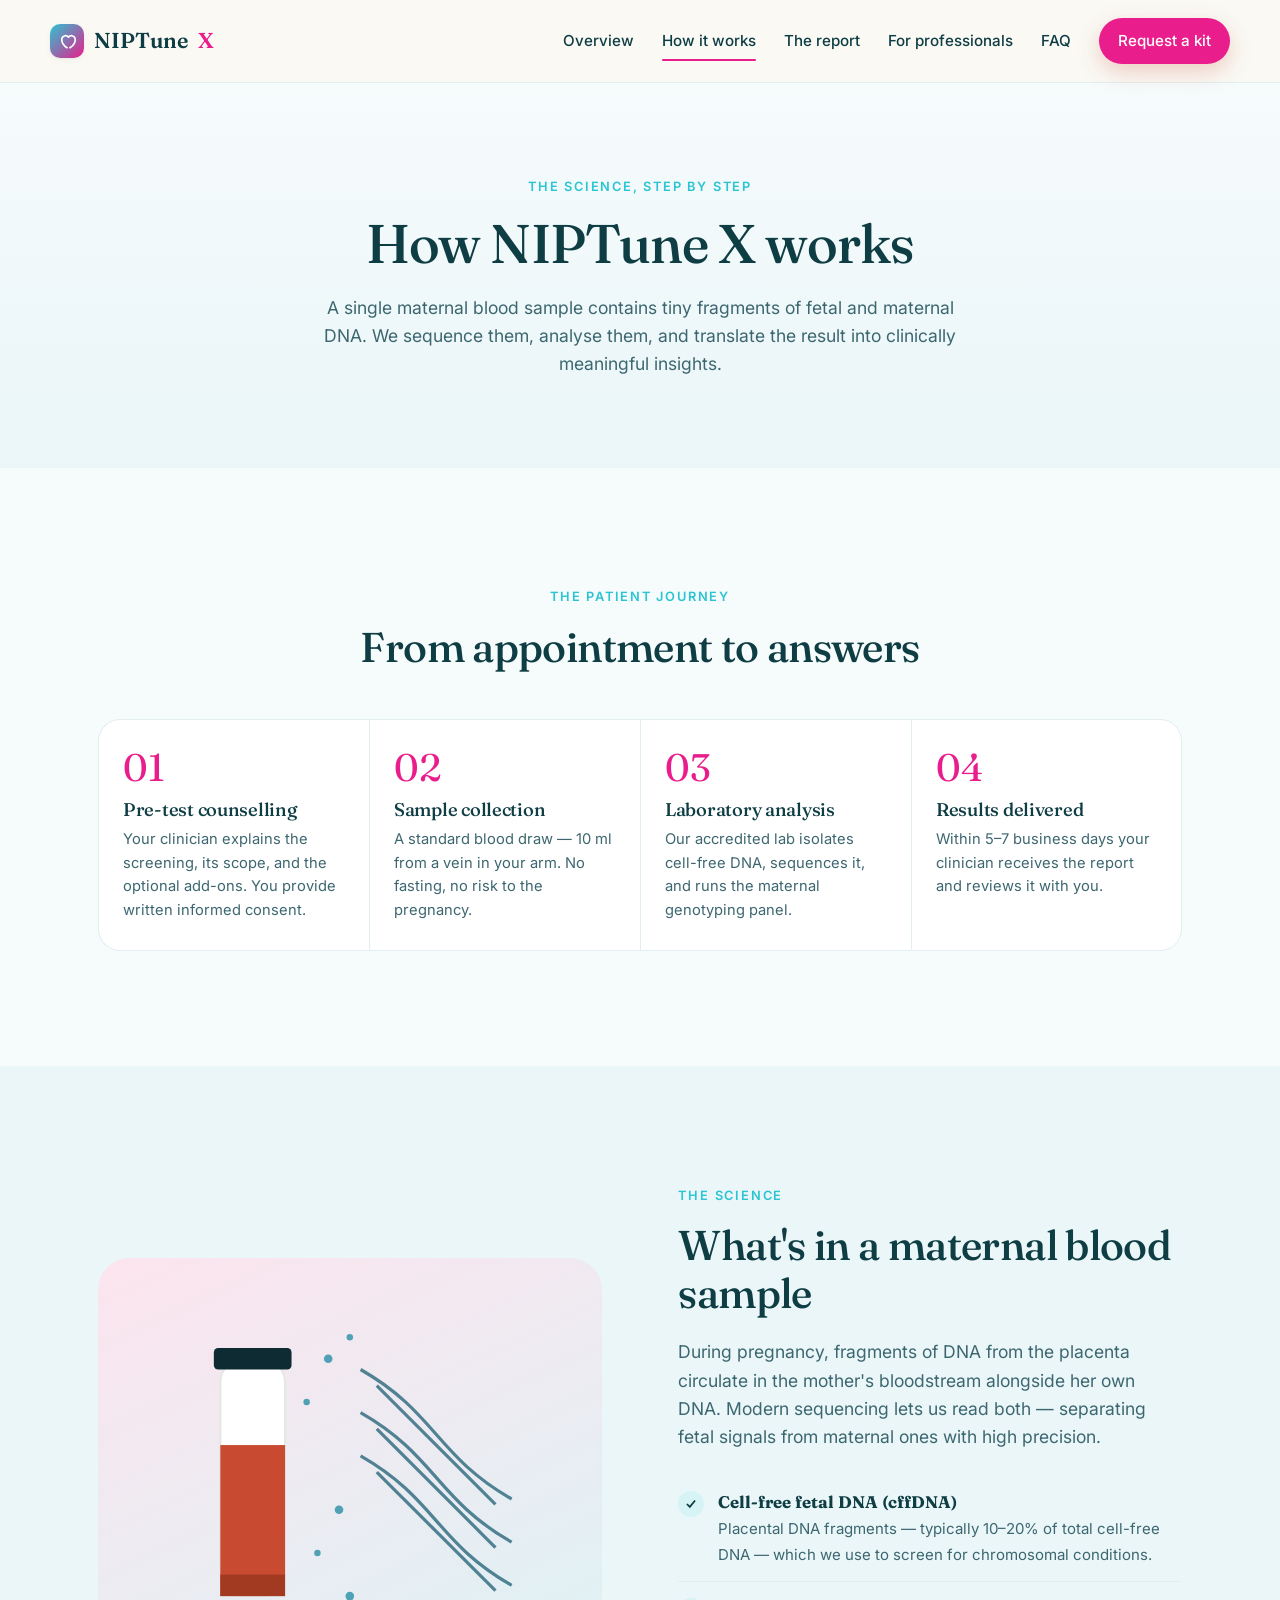
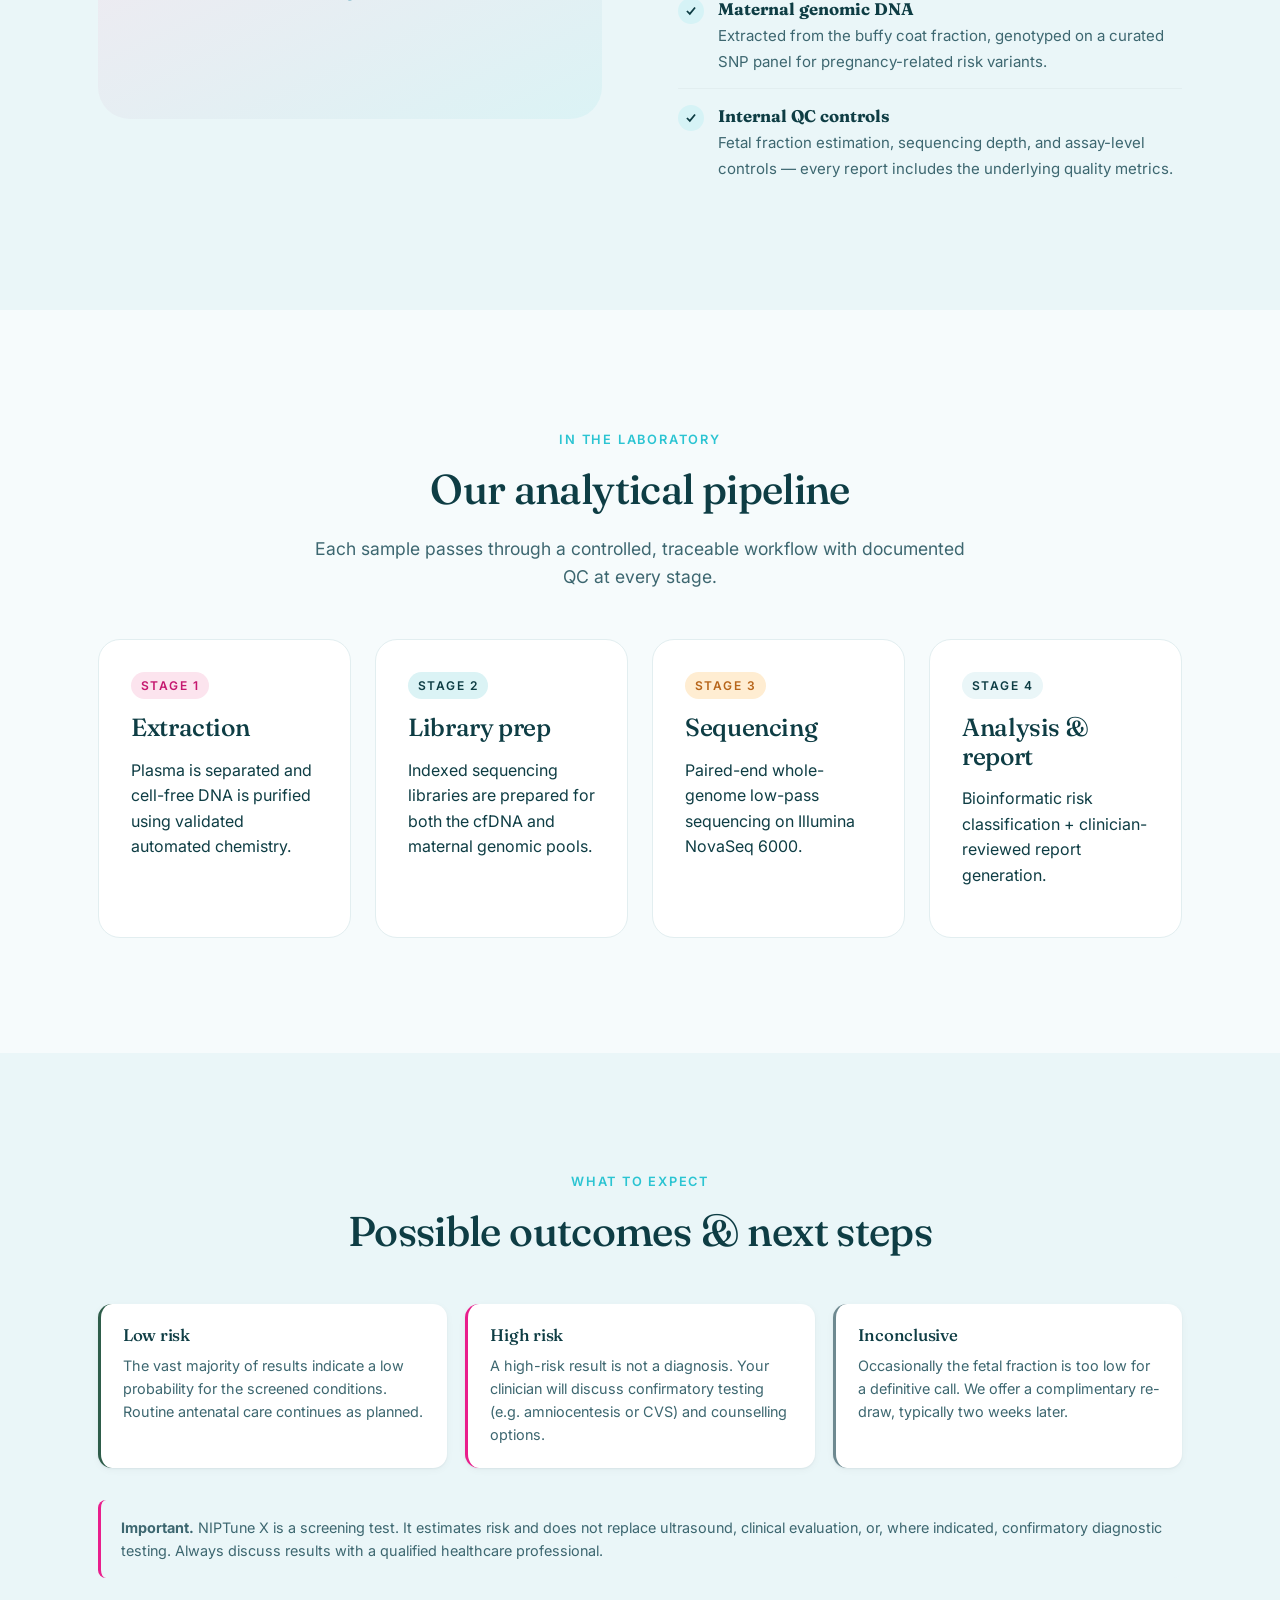
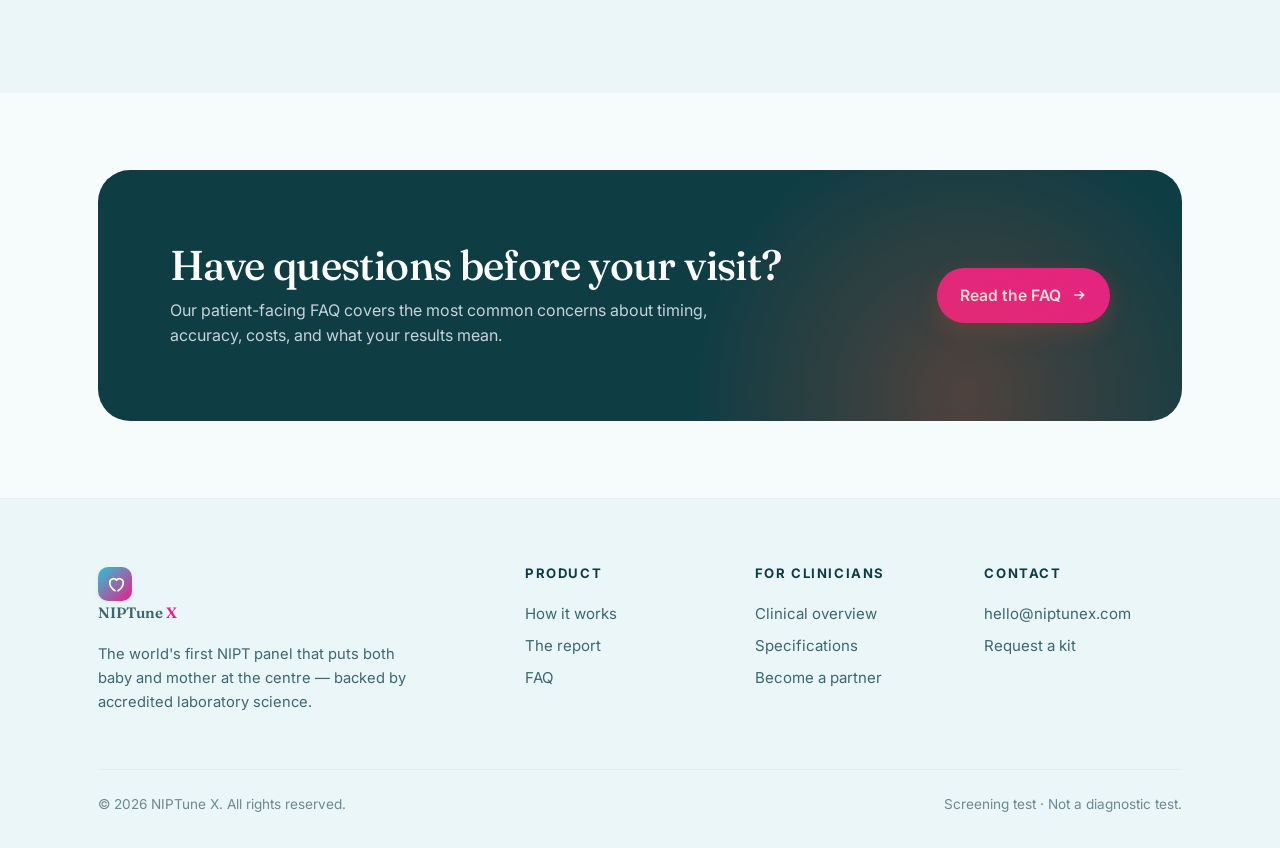
<file: how-it-works.html>
<!doctype html>
<html lang="en">
<head>
<meta charset="utf-8" />
<meta name="viewport" content="width=device-width, initial-scale=1" />
<title>How NIPTune X Works — From Blood Draw to Report</title>
<meta name="description" content="An in-depth look at the NIPTune X process: cell-free DNA analysis, maternal genotyping, and the science behind dual-insight prenatal screening." />
<link rel="preconnect" href="https://fonts.googleapis.com">
<link rel="preconnect" href="https://fonts.gstatic.com" crossorigin>
<link href="https://fonts.googleapis.com/css2?family=Fraunces:opsz,wght@9..144,400;9..144,500;9..144,600&family=Inter:wght@400;500;600;700&display=swap" rel="stylesheet">
<link rel="stylesheet" href="assets/css/styles.css" />
</head>
<body>

<header class="site-header">
  <div class="wrap nav">
    <a class="brand" href="index.html">
      <span class="brand__mark"><svg width="18" height="18" viewBox="0 0 24 24" fill="none" stroke="currentColor" stroke-width="2.2" stroke-linecap="round" stroke-linejoin="round"><path d="M12 21s-7-4.5-7-11a5 5 0 0 1 9-3 5 5 0 0 1 9 3c0 6.5-7 11-7 11"/></svg></span>
      NIPTune <span style="color:var(--c-accent)">X</span>
    </a>
    <button class="nav__toggle" aria-controls="primary-nav" aria-expanded="false" aria-label="Open menu">
      <svg width="20" height="20" viewBox="0 0 24 24" fill="none" stroke="currentColor" stroke-width="2"><path d="M3 6h18M3 12h18M3 18h18"/></svg>
    </button>
    <nav class="nav__links" id="primary-nav">
      <a href="index.html">Overview</a>
      <a href="how-it-works.html" class="is-active">How it works</a>
      <a href="report.html">The report</a>
      <a href="for-professionals.html">For professionals</a>
      <a href="faq.html">FAQ</a>
      <a href="contact.html" class="btn btn--primary" style="padding:10px 18px">Request a kit</a>
    </nav>
  </div>
</header>

<section class="page-hero">
  <div class="wrap">
    <span class="eyebrow">The science, step by step</span>
    <h1>How NIPTune X works</h1>
    <p class="lede">A single maternal blood sample contains tiny fragments of fetal and maternal DNA. We sequence them, analyse them, and translate the result into clinically meaningful insights.</p>
  </div>
</section>

<!-- TIMELINE -->
<section class="section">
  <div class="wrap">
    <div class="sec-head">
      <span class="eyebrow">The patient journey</span>
      <h2>From appointment to answers</h2>
    </div>

    <div class="steps">
      <div class="step">
        <span class="step__num">01</span>
        <h4>Pre-test counselling</h4>
        <p>Your clinician explains the screening, its scope, and the optional add-ons. You provide written informed consent.</p>
      </div>
      <div class="step">
        <span class="step__num">02</span>
        <h4>Sample collection</h4>
        <p>A standard blood draw — 10 ml from a vein in your arm. No fasting, no risk to the pregnancy.</p>
      </div>
      <div class="step">
        <span class="step__num">03</span>
        <h4>Laboratory analysis</h4>
        <p>Our accredited lab isolates cell-free DNA, sequences it, and runs the maternal genotyping panel.</p>
      </div>
      <div class="step">
        <span class="step__num">04</span>
        <h4>Results delivered</h4>
        <p>Within 5–7 business days your clinician receives the report and reviews it with you.</p>
      </div>
    </div>
  </div>
</section>

<!-- THE SCIENCE -->
<section class="section section--cream">
  <div class="wrap two-col">
    <div class="media-card" style="background:linear-gradient(155deg, var(--c-baby-soft), var(--c-mom-soft));">
      <svg viewBox="0 0 400 360" xmlns="http://www.w3.org/2000/svg">
        <!-- Blood tube + DNA -->
        <g transform="translate(80 60)">
          <rect x="0" y="0" width="60" height="220" rx="22" fill="#fff" stroke="#E5E7E5" stroke-width="2"/>
          <rect x="0" y="80" width="60" height="140" rx="0" fill="#C84B31"/>
          <rect x="0" y="200" width="60" height="20" fill="#A23A22"/>
          <rect x="-6" y="-10" width="72" height="20" rx="4" fill="#0E2A33"/>
        </g>

        <g stroke="#1E5F74" stroke-width="3" fill="none" opacity=".75">
          <path d="M210 70 C 280 110, 280 150, 350 190" />
          <path d="M210 110 C 280 150, 280 190, 350 230" />
          <path d="M210 150 C 280 190, 280 230, 350 270" />
          <line x1="225" y1="85"  x2="335" y2="195"/>
          <line x1="225" y1="125" x2="335" y2="235"/>
          <line x1="225" y1="165" x2="335" y2="275"/>
        </g>

        <!-- circulating fragments -->
        <g fill="#2A8FA8" opacity=".8">
          <circle cx="180" cy="60" r="4"/><circle cx="200" cy="40" r="3"/>
          <circle cx="160" cy="100" r="3"/><circle cx="190" cy="200" r="4"/>
          <circle cx="170" cy="240" r="3"/><circle cx="200" cy="280" r="4"/>
        </g>
      </svg>
    </div>
    <div>
      <span class="eyebrow">The science</span>
      <h2>What's in a maternal blood sample</h2>
      <p class="lede">During pregnancy, fragments of DNA from the placenta circulate in the mother's bloodstream alongside her own DNA. Modern sequencing lets us read both — separating fetal signals from maternal ones with high precision.</p>
      <ul class="feature-list">
        <li>
          <span class="check"><svg width="14" height="14" viewBox="0 0 24 24" fill="none" stroke="currentColor" stroke-width="3"><path d="M5 12l5 5 9-11"/></svg></span>
          <div><strong>Cell-free fetal DNA (cffDNA)</strong><span>Placental DNA fragments — typically 10–20% of total cell-free DNA — which we use to screen for chromosomal conditions.</span></div>
        </li>
        <li>
          <span class="check"><svg width="14" height="14" viewBox="0 0 24 24" fill="none" stroke="currentColor" stroke-width="3"><path d="M5 12l5 5 9-11"/></svg></span>
          <div><strong>Maternal genomic DNA</strong><span>Extracted from the buffy coat fraction, genotyped on a curated SNP panel for pregnancy-related risk variants.</span></div>
        </li>
        <li>
          <span class="check"><svg width="14" height="14" viewBox="0 0 24 24" fill="none" stroke="currentColor" stroke-width="3"><path d="M5 12l5 5 9-11"/></svg></span>
          <div><strong>Internal QC controls</strong><span>Fetal fraction estimation, sequencing depth, and assay-level controls — every report includes the underlying quality metrics.</span></div>
        </li>
      </ul>
    </div>
  </div>
</section>

<!-- LAB PIPELINE -->
<section class="section">
  <div class="wrap">
    <div class="sec-head">
      <span class="eyebrow">In the laboratory</span>
      <h2>Our analytical pipeline</h2>
      <p class="lede">Each sample passes through a controlled, traceable workflow with documented QC at every stage.</p>
    </div>

    <div class="pillars" style="grid-template-columns: repeat(4, 1fr);">
      <article class="pillar pillar--baby">
        <span class="pillar__tag">Stage 1</span>
        <h3>Extraction</h3>
        <p>Plasma is separated and cell-free DNA is purified using validated automated chemistry.</p>
      </article>
      <article class="pillar pillar--mom">
        <span class="pillar__tag">Stage 2</span>
        <h3>Library prep</h3>
        <p>Indexed sequencing libraries are prepared for both the cfDNA and maternal genomic pools.</p>
      </article>
      <article class="pillar pillar--nutri">
        <span class="pillar__tag">Stage 3</span>
        <h3>Sequencing</h3>
        <p>Paired-end whole-genome low-pass sequencing on Illumina NovaSeq 6000.</p>
      </article>
      <article class="pillar" style="background:#fff;border-color:var(--c-line)">
        <span class="pillar__tag" style="background:var(--c-cream-2); color:var(--c-brand-2)">Stage 4</span>
        <h3>Analysis &amp; report</h3>
        <p>Bioinformatic risk classification + clinician-reviewed report generation.</p>
      </article>
    </div>
  </div>
</section>

<!-- WHAT TO EXPECT -->
<section class="section section--cream">
  <div class="wrap">
    <div class="sec-head">
      <span class="eyebrow">What to expect</span>
      <h2>Possible outcomes &amp; next steps</h2>
    </div>
    <div class="callouts" style="margin-top:48px">
      <div class="callout" style="border-left-color:#2E5D4A">
        <h4>Low risk</h4>
        <p>The vast majority of results indicate a low probability for the screened conditions. Routine antenatal care continues as planned.</p>
      </div>
      <div class="callout" style="border-left-color:var(--c-accent)">
        <h4>High risk</h4>
        <p>A high-risk result is not a diagnosis. Your clinician will discuss confirmatory testing (e.g. amniocentesis or CVS) and counselling options.</p>
      </div>
      <div class="callout" style="border-left-color:var(--c-muted)">
        <h4>Inconclusive</h4>
        <p>Occasionally the fetal fraction is too low for a definitive call. We offer a complimentary re-draw, typically two weeks later.</p>
      </div>
    </div>

    <div class="disclaimer" style="margin-top:32px">
      <strong>Important.</strong> NIPTune X is a screening test. It estimates risk and does not replace ultrasound, clinical evaluation, or, where indicated, confirmatory diagnostic testing. Always discuss results with a qualified healthcare professional.
    </div>
  </div>
</section>

<!-- CTA -->
<section class="section--tight">
  <div class="wrap">
    <div class="cta-band">
      <div>
        <h2>Have questions before your visit?</h2>
        <p>Our patient-facing FAQ covers the most common concerns about timing, accuracy, costs, and what your results mean.</p>
      </div>
      <a href="faq.html" class="btn btn--primary">Read the FAQ
        <svg width="16" height="16" viewBox="0 0 24 24" fill="none" stroke="currentColor" stroke-width="2.2"><path d="M5 12h14M13 6l6 6-6 6"/></svg>
      </a>
    </div>
  </div>
</section>

<footer class="footer">
  <div class="wrap">
    <div class="footer__grid">
      <div class="footer__col">
        <a class="brand" href="index.html" style="margin-bottom:14px">
          <span class="brand__mark"><svg width="18" height="18" viewBox="0 0 24 24" fill="none" stroke="currentColor" stroke-width="2.2" stroke-linecap="round" stroke-linejoin="round"><path d="M12 21s-7-4.5-7-11a5 5 0 0 1 9-3 5 5 0 0 1 9 3c0 6.5-7 11-7 11"/></svg></span>
          NIPTune <span style="color:var(--c-accent)">X</span>
        </a>
        <p style="color:var(--c-ink-soft); font-size:.92rem; max-width:36ch">The world's first NIPT panel that puts both baby and mother at the centre — backed by accredited laboratory science.</p>
      </div>
      <div class="footer__col">
        <h5>Product</h5>
        <a href="how-it-works.html">How it works</a>
        <a href="report.html">The report</a>
        <a href="faq.html">FAQ</a>
      </div>
      <div class="footer__col">
        <h5>For clinicians</h5>
        <a href="for-professionals.html">Clinical overview</a>
        <a href="for-professionals.html#specs">Specifications</a>
        <a href="contact.html">Become a partner</a>
      </div>
      <div class="footer__col">
        <h5>Contact</h5>
        <a href="mailto:hello@niptunex.com">hello@niptunex.com</a>
        <a href="contact.html">Request a kit</a>
      </div>
    </div>
    <div class="footer__bottom">
      <span>© <span id="yr">2026</span> NIPTune X. All rights reserved.</span>
      <span>Screening test · Not a diagnostic test.</span>
    </div>
  </div>
</footer>

<script>document.getElementById('yr').textContent=new Date().getFullYear();</script>
<script src="assets/js/main.js"></script>
</body>
</html>
</file>
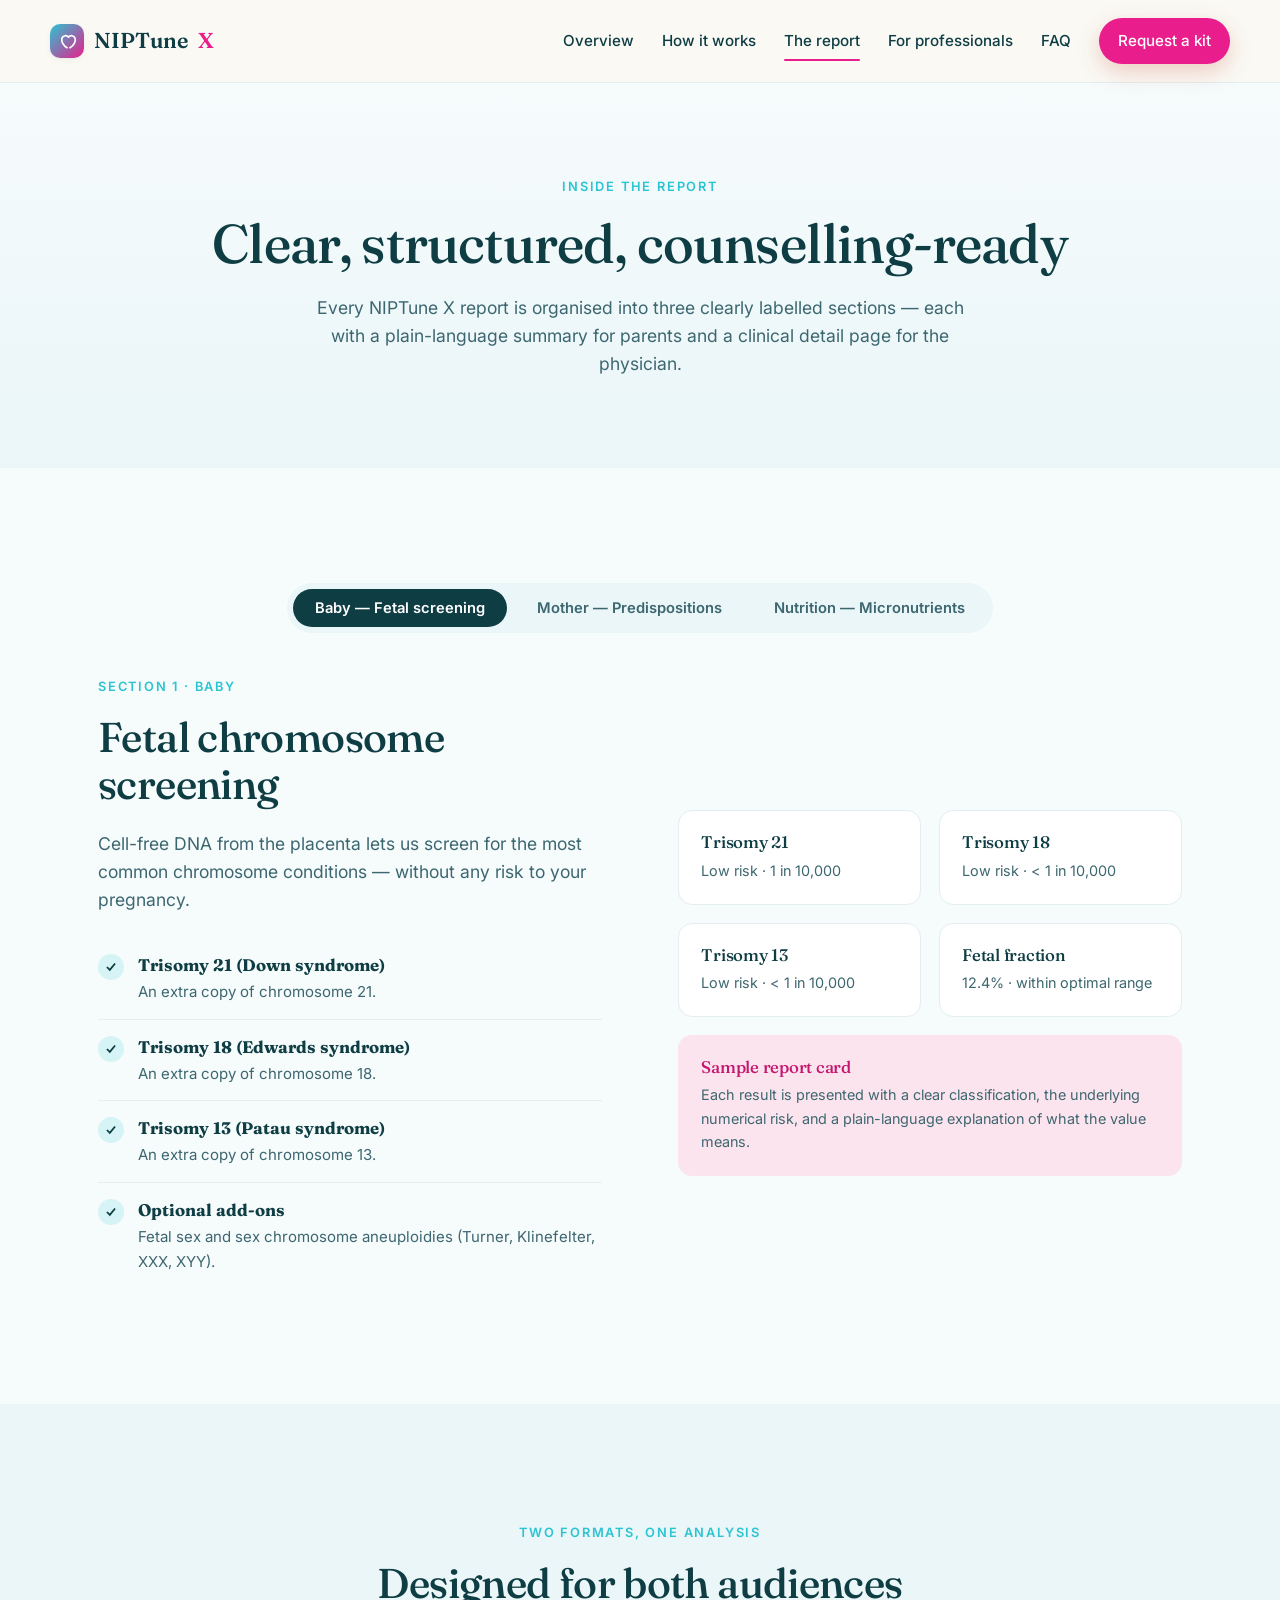
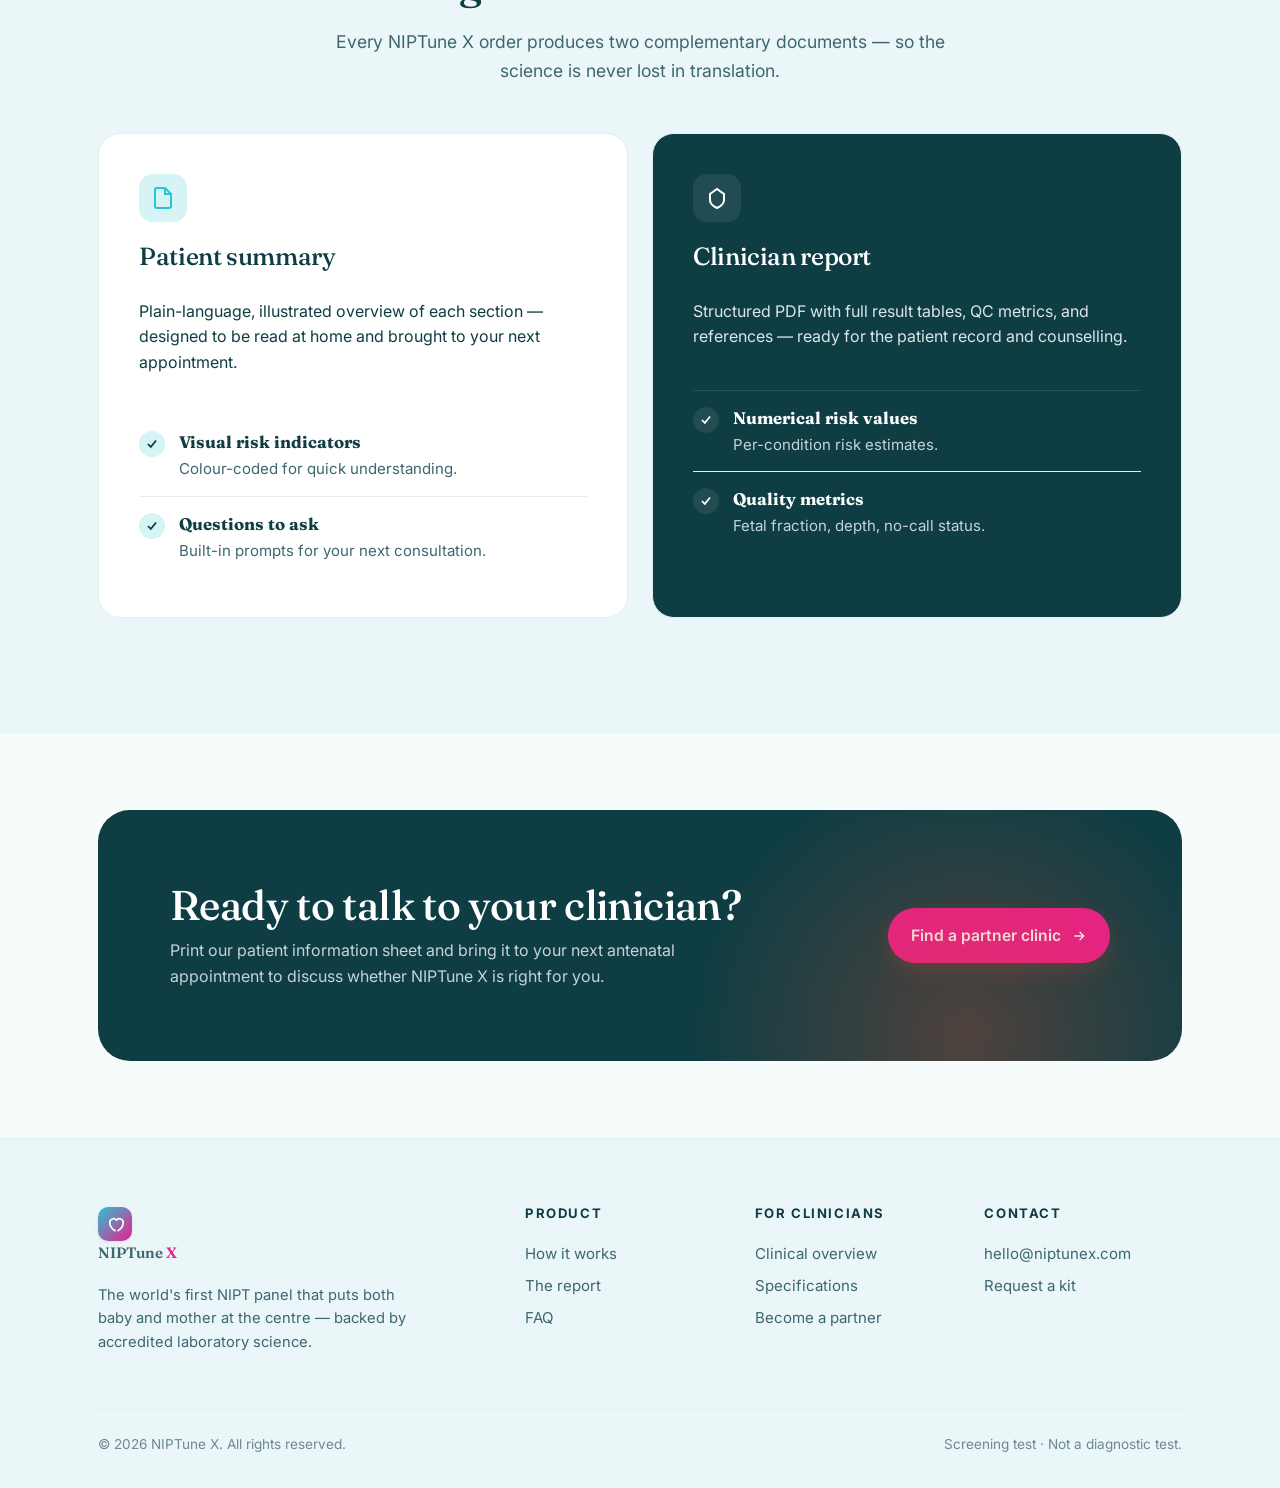
<file: report.html>
<!doctype html>
<html lang="en">
<head>
<meta charset="utf-8" />
<meta name="viewport" content="width=device-width, initial-scale=1" />
<title>What's in the NIPTune X Report</title>
<meta name="description" content="A guided tour of the three sections inside every NIPTune X report — written for expecting parents and their clinicians." />
<link rel="preconnect" href="https://fonts.googleapis.com">
<link rel="preconnect" href="https://fonts.gstatic.com" crossorigin>
<link href="https://fonts.googleapis.com/css2?family=Fraunces:opsz,wght@9..144,400;9..144,500;9..144,600&family=Inter:wght@400;500;600;700&display=swap" rel="stylesheet">
<link rel="stylesheet" href="assets/css/styles.css" />
</head>
<body>

<header class="site-header">
  <div class="wrap nav">
    <a class="brand" href="index.html">
      <span class="brand__mark"><svg width="18" height="18" viewBox="0 0 24 24" fill="none" stroke="currentColor" stroke-width="2.2" stroke-linecap="round" stroke-linejoin="round"><path d="M12 21s-7-4.5-7-11a5 5 0 0 1 9-3 5 5 0 0 1 9 3c0 6.5-7 11-7 11"/></svg></span>
      NIPTune <span style="color:var(--c-accent)">X</span>
    </a>
    <button class="nav__toggle" aria-controls="primary-nav" aria-expanded="false" aria-label="Open menu">
      <svg width="20" height="20" viewBox="0 0 24 24" fill="none" stroke="currentColor" stroke-width="2"><path d="M3 6h18M3 12h18M3 18h18"/></svg>
    </button>
    <nav class="nav__links" id="primary-nav">
      <a href="index.html">Overview</a>
      <a href="how-it-works.html">How it works</a>
      <a href="report.html" class="is-active">The report</a>
      <a href="for-professionals.html">For professionals</a>
      <a href="faq.html">FAQ</a>
      <a href="contact.html" class="btn btn--primary" style="padding:10px 18px">Request a kit</a>
    </nav>
  </div>
</header>

<section class="page-hero">
  <div class="wrap">
    <span class="eyebrow">Inside the report</span>
    <h1>Clear, structured, counselling-ready</h1>
    <p class="lede">Every NIPTune X report is organised into three clearly labelled sections — each with a plain-language summary for parents and a clinical detail page for the physician.</p>
  </div>
</section>

<section class="section">
  <div class="wrap" data-tabs>
    <div class="tabs" role="tablist">
      <button class="tab is-active" data-tab="baby"  role="tab">Baby — Fetal screening</button>
      <button class="tab"            data-tab="mom"   role="tab">Mother — Predispositions</button>
      <button class="tab"            data-tab="nutri" role="tab">Nutrition — Micronutrients</button>
    </div>

    <!-- BABY PANEL -->
    <div data-panel="baby">
      <div class="two-col">
        <div>
          <span class="eyebrow">Section 1 · Baby</span>
          <h2>Fetal chromosome screening</h2>
          <p class="lede">Cell-free DNA from the placenta lets us screen for the most common chromosome conditions — without any risk to your pregnancy.</p>
          <ul class="feature-list">
            <li><span class="check"><svg width="14" height="14" viewBox="0 0 24 24" fill="none" stroke="currentColor" stroke-width="3"><path d="M5 12l5 5 9-11"/></svg></span><div><strong>Trisomy 21 (Down syndrome)</strong><span>An extra copy of chromosome 21.</span></div></li>
            <li><span class="check"><svg width="14" height="14" viewBox="0 0 24 24" fill="none" stroke="currentColor" stroke-width="3"><path d="M5 12l5 5 9-11"/></svg></span><div><strong>Trisomy 18 (Edwards syndrome)</strong><span>An extra copy of chromosome 18.</span></div></li>
            <li><span class="check"><svg width="14" height="14" viewBox="0 0 24 24" fill="none" stroke="currentColor" stroke-width="3"><path d="M5 12l5 5 9-11"/></svg></span><div><strong>Trisomy 13 (Patau syndrome)</strong><span>An extra copy of chromosome 13.</span></div></li>
            <li><span class="check"><svg width="14" height="14" viewBox="0 0 24 24" fill="none" stroke="currentColor" stroke-width="3"><path d="M5 12l5 5 9-11"/></svg></span><div><strong>Optional add-ons</strong><span>Fetal sex and sex chromosome aneuploidies (Turner, Klinefelter, XXX, XYY).</span></div></li>
          </ul>
        </div>

        <div class="report-grid">
          <div class="report-card"><h4>Trisomy 21</h4><p>Low risk · 1 in 10,000</p></div>
          <div class="report-card"><h4>Trisomy 18</h4><p>Low risk · &lt; 1 in 10,000</p></div>
          <div class="report-card"><h4>Trisomy 13</h4><p>Low risk · &lt; 1 in 10,000</p></div>
          <div class="report-card"><h4>Fetal fraction</h4><p>12.4% · within optimal range</p></div>
          <div class="report-card" style="grid-column:1/-1; background:var(--c-baby-soft); border-color:transparent">
            <h4 style="color:var(--c-accent-2)">Sample report card</h4>
            <p>Each result is presented with a clear classification, the underlying numerical risk, and a plain-language explanation of what the value means.</p>
          </div>
        </div>
      </div>
    </div>

    <!-- MOM PANEL -->
    <div data-panel="mom" hidden>
      <div class="two-col">
        <div>
          <span class="eyebrow">Section 2 · Mother</span>
          <h2>Maternal genetic predispositions</h2>
          <p class="lede">Genetic markers associated with conditions that can affect the course of pregnancy — so your clinician can monitor you proactively.</p>
          <ul class="feature-list">
            <li><span class="check"><svg width="14" height="14" viewBox="0 0 24 24" fill="none" stroke="currentColor" stroke-width="3"><path d="M5 12l5 5 9-11"/></svg></span><div><strong>Gestational diabetes</strong><span>Risk variants influencing glucose metabolism during pregnancy.</span></div></li>
            <li><span class="check"><svg width="14" height="14" viewBox="0 0 24 24" fill="none" stroke="currentColor" stroke-width="3"><path d="M5 12l5 5 9-11"/></svg></span><div><strong>Preeclampsia &amp; hypertension</strong><span>Variants linked to blood pressure regulation and placental health.</span></div></li>
            <li><span class="check"><svg width="14" height="14" viewBox="0 0 24 24" fill="none" stroke="currentColor" stroke-width="3"><path d="M5 12l5 5 9-11"/></svg></span><div><strong>Recurrent miscarriage markers</strong><span>Including inherited thrombophilia variants such as Factor V Leiden.</span></div></li>
            <li><span class="check"><svg width="14" height="14" viewBox="0 0 24 24" fill="none" stroke="currentColor" stroke-width="3"><path d="M5 12l5 5 9-11"/></svg></span><div><strong>Personalised guidance</strong><span>Each finding is paired with suggested monitoring or lifestyle considerations.</span></div></li>
          </ul>
        </div>

        <div class="report-grid">
          <div class="report-card"><h4>Gestational diabetes</h4><p>Average risk · standard screening</p></div>
          <div class="report-card"><h4>Preeclampsia</h4><p>Slightly elevated · monitor BP</p></div>
          <div class="report-card"><h4>Hypertension</h4><p>Average risk</p></div>
          <div class="report-card"><h4>Thrombophilia</h4><p>No high-risk variants detected</p></div>
          <div class="report-card" style="grid-column:1/-1; background:var(--c-mom-soft); border-color:transparent">
            <h4 style="color:#2E5D4A">What this means for you</h4>
            <p>Predisposition is not destiny. These insights help your care team tailor monitoring frequency, lifestyle conversations, and — when needed — early interventions.</p>
          </div>
        </div>
      </div>
    </div>

    <!-- NUTRITION PANEL -->
    <div data-panel="nutri" hidden>
      <div class="two-col">
        <div>
          <span class="eyebrow">Section 3 · Nutrition</span>
          <h2>Personalised micronutrient profile</h2>
          <p class="lede">Genetic variants that influence how your body absorbs and uses key nutrients — supporting smarter, more personalised supplementation during pregnancy.</p>
          <ul class="feature-list">
            <li><span class="check"><svg width="14" height="14" viewBox="0 0 24 24" fill="none" stroke="currentColor" stroke-width="3"><path d="M5 12l5 5 9-11"/></svg></span><div><strong>Iron metabolism</strong><span>Absorption efficiency and risk of deficiency anaemia.</span></div></li>
            <li><span class="check"><svg width="14" height="14" viewBox="0 0 24 24" fill="none" stroke="currentColor" stroke-width="3"><path d="M5 12l5 5 9-11"/></svg></span><div><strong>Folate &amp; B-vitamins</strong><span>MTHFR-style variants relevant to folic acid recommendations.</span></div></li>
            <li><span class="check"><svg width="14" height="14" viewBox="0 0 24 24" fill="none" stroke="currentColor" stroke-width="3"><path d="M5 12l5 5 9-11"/></svg></span><div><strong>Vitamin C, D, magnesium</strong><span>Personalised guidance for everyday wellbeing during pregnancy.</span></div></li>
            <li><span class="check"><svg width="14" height="14" viewBox="0 0 24 24" fill="none" stroke="currentColor" stroke-width="3"><path d="M5 12l5 5 9-11"/></svg></span><div><strong>Supplementation guidance</strong><span>Concrete suggestions to discuss with your clinician — never a prescription.</span></div></li>
          </ul>
        </div>

        <div class="report-grid">
          <div class="report-card"><h4>Iron</h4><p>Reduced absorption · monitor levels</p></div>
          <div class="report-card"><h4>Folate (B9)</h4><p>Consider methylated form</p></div>
          <div class="report-card"><h4>Vitamin B12</h4><p>Standard absorption</p></div>
          <div class="report-card"><h4>Vitamin D</h4><p>Average requirement</p></div>
          <div class="report-card"><h4>Magnesium</h4><p>Higher daily need</p></div>
          <div class="report-card"><h4>Manganese</h4><p>Standard requirement</p></div>
        </div>
      </div>
    </div>
  </div>
</section>

<!-- TWO REPORTS -->
<section class="section section--cream">
  <div class="wrap">
    <div class="sec-head">
      <span class="eyebrow">Two formats, one analysis</span>
      <h2>Designed for both audiences</h2>
      <p class="lede">Every NIPTune X order produces two complementary documents — so the science is never lost in translation.</p>
    </div>

    <div class="audience">
      <div class="audience__card">
        <div class="audience__icon">
          <svg width="24" height="24" viewBox="0 0 24 24" fill="none" stroke="currentColor" stroke-width="2"><path d="M14 2H6a2 2 0 0 0-2 2v16a2 2 0 0 0 2 2h12a2 2 0 0 0 2-2V8z"/><polyline points="14 2 14 8 20 8"/></svg>
        </div>
        <h3>Patient summary</h3>
        <p>Plain-language, illustrated overview of each section — designed to be read at home and brought to your next appointment.</p>
        <ul class="feature-list">
          <li><span class="check"><svg width="14" height="14" viewBox="0 0 24 24" fill="none" stroke="currentColor" stroke-width="3"><path d="M5 12l5 5 9-11"/></svg></span><div><strong>Visual risk indicators</strong><span>Colour-coded for quick understanding.</span></div></li>
          <li><span class="check"><svg width="14" height="14" viewBox="0 0 24 24" fill="none" stroke="currentColor" stroke-width="3"><path d="M5 12l5 5 9-11"/></svg></span><div><strong>Questions to ask</strong><span>Built-in prompts for your next consultation.</span></div></li>
        </ul>
      </div>
      <div class="audience__card dark">
        <div class="audience__icon">
          <svg width="24" height="24" viewBox="0 0 24 24" fill="none" stroke="currentColor" stroke-width="2"><path d="M19 14V8l-7-5-7 5v6c0 5 7 8 7 8s7-3 7-8z"/></svg>
        </div>
        <h3>Clinician report</h3>
        <p>Structured PDF with full result tables, QC metrics, and references — ready for the patient record and counselling.</p>
        <ul class="feature-list" style="border-top:1px solid rgba(255,255,255,.1)">
          <li><span class="check" style="background:rgba(255,255,255,.08); color:#fff"><svg width="14" height="14" viewBox="0 0 24 24" fill="none" stroke="currentColor" stroke-width="3"><path d="M5 12l5 5 9-11"/></svg></span><div><strong style="color:#fff">Numerical risk values</strong><span style="color:#C7D3D9">Per-condition risk estimates.</span></div></li>
          <li style="border-color:rgba(255,255,255,.1)"><span class="check" style="background:rgba(255,255,255,.08); color:#fff"><svg width="14" height="14" viewBox="0 0 24 24" fill="none" stroke="currentColor" stroke-width="3"><path d="M5 12l5 5 9-11"/></svg></span><div><strong style="color:#fff">Quality metrics</strong><span style="color:#C7D3D9">Fetal fraction, depth, no-call status.</span></div></li>
        </ul>
      </div>
    </div>
  </div>
</section>

<section class="section--tight">
  <div class="wrap">
    <div class="cta-band">
      <div>
        <h2>Ready to talk to your clinician?</h2>
        <p>Print our patient information sheet and bring it to your next antenatal appointment to discuss whether NIPTune X is right for you.</p>
      </div>
      <a href="contact.html" class="btn btn--primary">Find a partner clinic
        <svg width="16" height="16" viewBox="0 0 24 24" fill="none" stroke="currentColor" stroke-width="2.2"><path d="M5 12h14M13 6l6 6-6 6"/></svg>
      </a>
    </div>
  </div>
</section>

<footer class="footer">
  <div class="wrap">
    <div class="footer__grid">
      <div class="footer__col">
        <a class="brand" href="index.html" style="margin-bottom:14px">
          <span class="brand__mark"><svg width="18" height="18" viewBox="0 0 24 24" fill="none" stroke="currentColor" stroke-width="2.2" stroke-linecap="round" stroke-linejoin="round"><path d="M12 21s-7-4.5-7-11a5 5 0 0 1 9-3 5 5 0 0 1 9 3c0 6.5-7 11-7 11"/></svg></span>
          NIPTune <span style="color:var(--c-accent)">X</span>
        </a>
        <p style="color:var(--c-ink-soft); font-size:.92rem; max-width:36ch">The world's first NIPT panel that puts both baby and mother at the centre — backed by accredited laboratory science.</p>
      </div>
      <div class="footer__col">
        <h5>Product</h5>
        <a href="how-it-works.html">How it works</a>
        <a href="report.html">The report</a>
        <a href="faq.html">FAQ</a>
      </div>
      <div class="footer__col">
        <h5>For clinicians</h5>
        <a href="for-professionals.html">Clinical overview</a>
        <a href="for-professionals.html#specs">Specifications</a>
        <a href="contact.html">Become a partner</a>
      </div>
      <div class="footer__col">
        <h5>Contact</h5>
        <a href="mailto:hello@niptunex.com">hello@niptunex.com</a>
        <a href="contact.html">Request a kit</a>
      </div>
    </div>
    <div class="footer__bottom">
      <span>© <span id="yr">2026</span> NIPTune X. All rights reserved.</span>
      <span>Screening test · Not a diagnostic test.</span>
    </div>
  </div>
</footer>

<script>document.getElementById('yr').textContent=new Date().getFullYear();</script>
<script src="assets/js/main.js"></script>
</body>
</html>
</file>
<file: assets/css/styles.css>
/* =========================================================
   NIPTune X — Design System
   Palette inspired by clinical calm + maternal warmth
   ========================================================= */
:root {
  /* === Brand palette: turquoise + magenta (from NIPTunegx logo) === */
  --c-ink:        #0E3D44;   /* deep teal-navy for body text */
  --c-ink-soft:   #3D6770;
  --c-muted:      #6E8990;
  --c-line:       #E2EEF0;

  --c-cream:      #F6FBFC;   /* very pale aqua-tinted off-white */
  --c-cream-2:    #EAF6F8;
  --c-white:      #FFFFFF;

  --c-brand:      #2BC4D2;   /* logo turquoise */
  --c-brand-2:    #0E3D44;   /* deep teal for dark sections */
  --c-brand-soft: #D6F3F6;

  --c-accent:     #E91E8C;   /* logo magenta-pink CTA */
  --c-accent-2:   #C5176F;

  --c-baby:       #FAB4CB;   /* soft pink (baby) */
  --c-baby-soft:  #FCE4EE;
  --c-mom:        #9CDDE3;   /* soft turquoise (mother) */
  --c-mom-soft:   #DBF3F5;
  --c-nutri:      #FCD9A6;   /* warm peach (nutrition) */
  --c-nutri-soft: #FFEDD2;

  --r-sm: 8px;
  --r-md: 14px;
  --r-lg: 22px;
  --r-xl: 32px;

  --shadow-sm: 0 1px 2px rgba(14, 42, 51, .06), 0 2px 8px rgba(14, 42, 51, .04);
  --shadow-md: 0 6px 20px rgba(14, 42, 51, .08);
  --shadow-lg: 0 20px 50px rgba(14, 42, 51, .12);

  --max: 1180px;
  --pad: clamp(20px, 4vw, 48px);

  --font-sans: 'Inter', -apple-system, BlinkMacSystemFont, 'Segoe UI', Roboto, sans-serif;
  --font-serif: 'Fraunces', 'Georgia', serif;
}

* { box-sizing: border-box; }
html, body { overflow-x: clip; }
html { scroll-behavior: smooth; -webkit-text-size-adjust: 100%; }
body {
  margin: 0;
  font-family: var(--font-sans);
  font-size: 16px;
  line-height: 1.6;
  color: var(--c-ink);
  background: var(--c-cream);
  -webkit-font-smoothing: antialiased;
}
/* Prevent grid/flex children from forcing parent width */
.hero__grid > *, .two-col > *, .pillars > *, .audience > * { min-width: 0; }
img, svg { display: block; max-width: 100%; }
a { color: var(--c-brand); text-decoration: none; }
a:hover { color: var(--c-brand-2); }
button { font-family: inherit; cursor: pointer; }

/* Typography ---------------------------------------------- */
h1, h2, h3, h4 {
  font-family: var(--font-serif);
  font-weight: 500;
  letter-spacing: -0.015em;
  color: var(--c-ink);
  line-height: 1.15;
  margin: 0 0 .5em;
}
h1 { font-size: clamp(2rem, 4.4vw, 3.4rem); overflow-wrap: break-word; }
h2 { font-size: clamp(1.85rem, 3.6vw, 2.6rem); }
h3 { font-size: clamp(1.3rem, 2vw, 1.55rem); }
.eyebrow {
  display: inline-block;
  font-family: var(--font-sans);
  font-size: .8rem;
  font-weight: 600;
  text-transform: uppercase;
  letter-spacing: .14em;
  color: var(--c-brand);
  margin-bottom: 1rem;
}
.lede { font-size: 1.1rem; color: var(--c-ink-soft); max-width: 60ch; }

/* Layout helpers ------------------------------------------ */
.wrap { max-width: var(--max); margin: 0 auto; padding-inline: var(--pad); }
.section { padding: clamp(64px, 9vw, 120px) 0; }
.section--tight { padding: clamp(48px, 6vw, 80px) 0; }
.section--cream { background: var(--c-cream-2); }
.section--white { background: var(--c-white); }
.section--ink   { background: var(--c-brand-2); color: #C9E6EA; }
.section--ink h1, .section--ink h2, .section--ink h3 { color: #fff; }

/* Header / Nav -------------------------------------------- */
.site-header {
  position: sticky; top: 0; z-index: 50;
  background: rgba(251, 248, 242, .85);
  backdrop-filter: saturate(140%) blur(12px);
  border-bottom: 1px solid var(--c-line);
}
.nav {
  display: flex; align-items: center; justify-content: space-between;
  padding: 18px 0;
}
.brand {
  display: inline-flex; align-items: center; gap: 10px;
  font-family: var(--font-serif);
  font-size: 1.35rem; font-weight: 600;
  color: var(--c-brand-2);
}
.brand__mark {
  width: 34px; height: 34px;
  border-radius: 10px;
  background: linear-gradient(135deg, var(--c-brand) 0%, var(--c-accent) 100%);
  display: grid; place-items: center;
  color: #fff;
  box-shadow: var(--shadow-sm);
}
.nav__links { display: flex; align-items: center; gap: 28px; }
.nav__links a {
  color: var(--c-ink);
  font-size: .95rem; font-weight: 500;
  position: relative;
}
.nav__links a.is-active::after,
.nav__links a:not(.btn):hover::after {
  content: ""; position: absolute;
  left: 0; right: 0; bottom: -8px; height: 2px;
  background: var(--c-accent); border-radius: 2px;
}
/* Button-as-link inside the nav must keep its button colors */
.nav__links a.btn--primary { color: #fff; }
.nav__links a.btn--primary:hover { color: #fff; }
.nav__links a.btn { padding: 10px 18px; }

.nav__toggle {
  display: none;
  background: transparent; border: 1px solid var(--c-line);
  padding: 8px 10px; border-radius: var(--r-sm);
  color: var(--c-ink);
}

/* Buttons ------------------------------------------------- */
.btn {
  display: inline-flex; align-items: center; gap: 10px;
  padding: 14px 22px;
  border-radius: 999px;
  font-weight: 600;
  font-size: .98rem;
  border: 1px solid transparent;
  transition: transform .15s ease, box-shadow .15s ease, background .2s ease;
}
.btn:hover { transform: translateY(-1px); }
.btn--primary {
  background: var(--c-accent);
  color: #fff;
  box-shadow: 0 8px 22px rgba(200, 75, 49, .25);
}
.btn--primary:hover { background: var(--c-accent-2); color: #fff; }
.btn--ghost {
  background: transparent;
  color: var(--c-ink);
  border-color: var(--c-ink);
}
.btn--ghost:hover { background: var(--c-ink); color: #fff; }
.btn--light {
  background: #fff;
  color: var(--c-brand-2);
  border-color: var(--c-line);
}
.btn--light:hover { background: var(--c-brand-soft); color: var(--c-brand-2); }

/* Hero ---------------------------------------------------- */
.hero {
  position: relative;
  padding: clamp(60px, 8vw, 110px) 0 clamp(60px, 8vw, 100px);
  overflow: hidden;
}
.hero__grid {
  display: grid;
  grid-template-columns: 1.1fr 1fr;
  gap: clamp(32px, 6vw, 80px);
  align-items: center;
}
.hero__copy h1 span.accent {
  color: var(--c-accent);
  font-style: italic;
}
.hero__cta {
  margin-top: 28px;
  display: flex; flex-wrap: wrap; gap: 12px;
}
.hero__meta {
  margin-top: 36px;
  display: flex; gap: 28px; flex-wrap: wrap;
  color: var(--c-muted);
  font-size: .92rem;
}
.hero__meta strong {
  display: block;
  color: var(--c-brand-2);
  font-family: var(--font-serif);
  font-size: 1.6rem;
  font-weight: 500;
}

.hero__visual {
  position: relative;
  aspect-ratio: 1 / 1;
  max-width: 480px;
  width: 100%;
  margin-left: auto;
  /* Keep the floating cards inside the visual area */
  padding: 30px 40px;
}
.hero__visual .blob {
  position: absolute; inset: 30px 40px;
  border-radius: 38% 62% 55% 45% / 45% 40% 60% 55%;
  background: linear-gradient(150deg, var(--c-baby-soft), var(--c-mom-soft) 50%, var(--c-nutri-soft));
  filter: blur(.5px);
}
.hero__visual .card {
  position: absolute;
  background: #fff;
  border-radius: var(--r-lg);
  box-shadow: var(--shadow-lg);
  padding: 16px 18px;
  display: flex; align-items: center; gap: 12px;
  font-size: .9rem;
}
.hero__visual .card__dot {
  width: 38px; height: 38px; border-radius: 12px; flex: none;
  display: grid; place-items: center;
}
.hero__visual .card--baby  { top: 6%;  left: 0; }
.hero__visual .card--mom   { top: 42%; right: 0; }
.hero__visual .card--nutri { bottom: 4%; left: 14%; }
.hero__visual .card--baby  .card__dot { background: var(--c-baby-soft);  color: var(--c-accent-2); }
.hero__visual .card--mom   .card__dot { background: var(--c-mom-soft);   color: var(--c-brand-2); }
.hero__visual .card--nutri .card__dot { background: var(--c-nutri-soft); color: #B7651A; }

/* Trust strip --------------------------------------------- */
.trust {
  display: grid;
  grid-template-columns: repeat(4, 1fr);
  gap: 24px;
  padding: 32px 0;
  border-top: 1px solid var(--c-line);
  border-bottom: 1px solid var(--c-line);
  background: var(--c-white);
}
.trust__item {
  text-align: center;
  padding: 0 8px;
}
.trust__item strong {
  display: block;
  font-family: var(--font-serif);
  font-size: 1.6rem;
  color: var(--c-brand-2);
}
.trust__item span {
  color: var(--c-muted); font-size: .88rem;
}

/* Three Pillars ------------------------------------------- */
.pillars {
  display: grid;
  grid-template-columns: repeat(3, 1fr);
  gap: 24px;
  margin-top: 48px;
}
.pillar {
  background: var(--c-white);
  border: 1px solid var(--c-line);
  border-radius: var(--r-lg);
  padding: 32px;
  transition: transform .2s ease, box-shadow .2s ease;
}
.pillar:hover { transform: translateY(-4px); box-shadow: var(--shadow-md); }
.pillar__icon {
  width: 56px; height: 56px;
  border-radius: 16px;
  display: grid; place-items: center;
  margin-bottom: 20px;
}
.pillar--baby  .pillar__icon { background: var(--c-baby-soft);  color: var(--c-accent-2); }
.pillar--mom   .pillar__icon { background: var(--c-mom-soft);   color: var(--c-brand-2); }
.pillar--nutri .pillar__icon { background: var(--c-nutri-soft); color: #B7651A; }
.pillar h3 { margin-bottom: 12px; }
.pillar ul { padding-left: 18px; margin: 12px 0 0; color: var(--c-ink-soft); }
.pillar ul li { margin-bottom: 6px; }
.pillar__tag {
  display: inline-block;
  font-size: .75rem; font-weight: 600;
  text-transform: uppercase; letter-spacing: .12em;
  padding: 4px 10px; border-radius: 999px;
  margin-bottom: 14px;
}
.pillar--baby  .pillar__tag { background: var(--c-baby-soft);  color: var(--c-accent-2); }
.pillar--mom   .pillar__tag { background: var(--c-mom-soft);   color: var(--c-brand-2); }
.pillar--nutri .pillar__tag { background: var(--c-nutri-soft); color: #B7651A; }

/* Step Process -------------------------------------------- */
.steps {
  display: grid;
  grid-template-columns: repeat(4, 1fr);
  gap: 0;
  margin-top: 48px;
  position: relative;
}
.step {
  padding: 28px 24px;
  background: var(--c-white);
  border: 1px solid var(--c-line);
  border-right: none;
  position: relative;
}
.step:last-child { border-right: 1px solid var(--c-line); border-radius: 0 var(--r-lg) var(--r-lg) 0; }
.step:first-child { border-radius: var(--r-lg) 0 0 var(--r-lg); }
.step__num {
  font-family: var(--font-serif);
  font-size: 2.4rem;
  color: var(--c-accent);
  line-height: 1;
  margin-bottom: 12px;
  display: block;
}
.step h4 { font-family: var(--font-serif); font-size: 1.15rem; margin-bottom: 8px; color: var(--c-brand-2); }
.step p  { font-size: .92rem; color: var(--c-ink-soft); margin: 0; }

/* Section header -----------------------------------------*/
.sec-head { max-width: 720px; margin: 0 auto 8px; text-align: center; }
.sec-head .lede { margin: 0 auto; }

/* Two-column ---------------------------------------------- */
.two-col {
  display: grid;
  grid-template-columns: 1fr 1fr;
  gap: clamp(32px, 6vw, 80px);
  align-items: center;
}
.feature-list { list-style: none; padding: 0; margin: 24px 0 0; }
.feature-list li {
  display: flex; align-items: flex-start; gap: 14px;
  padding: 14px 0;
  border-bottom: 1px solid var(--c-line);
}
.feature-list li:last-child { border-bottom: none; }
.feature-list .check {
  flex: none; width: 26px; height: 26px; border-radius: 50%;
  background: var(--c-brand-soft); color: var(--c-brand-2);
  display: grid; place-items: center;
  margin-top: 2px;
}
.feature-list strong { display: block; font-family: var(--font-serif); font-size: 1.05rem; color: var(--c-brand-2); }
.feature-list span { color: var(--c-ink-soft); font-size: .94rem; }

/* Image card ---------------------------------------------- */
.media-card {
  background: linear-gradient(155deg, var(--c-mom-soft), var(--c-nutri-soft));
  border-radius: var(--r-xl);
  padding: 36px;
  position: relative;
  overflow: hidden;
}
.media-card svg { width: 100%; height: auto; }

/* Audience switch (Consumer / Pro) ------------------------ */
.audience {
  display: grid;
  grid-template-columns: 1fr 1fr;
  gap: 24px;
  margin-top: 48px;
}
.audience__card {
  background: var(--c-white);
  border-radius: var(--r-lg);
  padding: 40px;
  border: 1px solid var(--c-line);
  display: flex; flex-direction: column;
}
.audience__card.dark {
  background: var(--c-brand-2);
  color: #DCE6EA;
}
.audience__card.dark h3 { color: #fff; }
.audience__card .btn { align-self: flex-start; margin-top: auto; }
.audience__icon {
  width: 48px; height: 48px;
  border-radius: 14px;
  background: var(--c-brand-soft);
  color: var(--c-brand);
  display: grid; place-items: center;
  margin-bottom: 20px;
}
.audience__card.dark .audience__icon { background: rgba(255,255,255,.08); color: #fff; }

/* FAQ accordion ------------------------------------------- */
.faq {
  max-width: 800px;
  margin: 48px auto 0;
}
.faq__item {
  border-bottom: 1px solid var(--c-line);
}
.faq__q {
  width: 100%;
  background: transparent; border: none;
  text-align: left;
  padding: 22px 0;
  font-family: var(--font-serif);
  font-size: 1.15rem;
  color: var(--c-brand-2);
  display: flex; justify-content: space-between; align-items: center;
  gap: 20px;
}
.faq__q .icn { transition: transform .25s ease; flex: none; }
.faq__item.open .faq__q .icn { transform: rotate(45deg); }
.faq__a {
  max-height: 0; overflow: hidden;
  color: var(--c-ink-soft);
  transition: max-height .3s ease, padding .25s ease;
}
.faq__item.open .faq__a {
  max-height: 500px;
  padding-bottom: 22px;
}

/* Big CTA ------------------------------------------------- */
.cta-band {
  background: var(--c-brand-2);
  color: #fff;
  border-radius: var(--r-xl);
  padding: clamp(40px, 6vw, 72px);
  display: grid;
  grid-template-columns: 1.6fr auto;
  gap: 32px;
  align-items: center;
  position: relative;
  overflow: hidden;
}
.cta-band::before {
  content: ""; position: absolute;
  top: -40%; right: -10%;
  width: 60%; aspect-ratio: 1;
  background: radial-gradient(circle, rgba(200,75,49,.35), transparent 60%);
  pointer-events: none;
}
.cta-band h2 { color: #fff; margin-bottom: 8px; }
.cta-band p  { color: #C7D3D9; margin: 0; max-width: 56ch; }

/* Footer -------------------------------------------------- */
.footer {
  background: var(--c-cream-2);
  padding: 64px 0 32px;
  border-top: 1px solid var(--c-line);
}
.footer__grid {
  display: grid;
  grid-template-columns: 2fr 1fr 1fr 1fr;
  gap: 32px;
  margin-bottom: 40px;
}
.footer__col h5 {
  font-size: .82rem; font-weight: 700;
  text-transform: uppercase; letter-spacing: .12em;
  color: var(--c-brand-2);
  margin: 0 0 14px;
}
.footer__col a {
  display: block;
  color: var(--c-ink-soft);
  font-size: .94rem;
  padding: 4px 0;
}
.footer__bottom {
  border-top: 1px solid var(--c-line);
  padding-top: 24px;
  display: flex; justify-content: space-between; align-items: center;
  color: var(--c-muted); font-size: .85rem;
  flex-wrap: wrap; gap: 12px;
}
.disclaimer {
  background: var(--c-cream-2);
  border-left: 3px solid var(--c-accent);
  padding: 16px 20px;
  border-radius: var(--r-sm);
  color: var(--c-ink-soft);
  font-size: .9rem;
  margin-top: 24px;
}

/* Form ---------------------------------------------------- */
.form {
  background: var(--c-white);
  border: 1px solid var(--c-line);
  border-radius: var(--r-lg);
  padding: 40px;
}
.field { margin-bottom: 18px; }
.field label {
  display: block;
  font-weight: 600;
  font-size: .9rem;
  color: var(--c-brand-2);
  margin-bottom: 6px;
}
.field input, .field select, .field textarea {
  width: 100%;
  padding: 12px 14px;
  border: 1px solid var(--c-line);
  border-radius: var(--r-sm);
  font: inherit;
  background: var(--c-cream);
  color: var(--c-ink);
  transition: border-color .15s ease, box-shadow .15s ease;
}
.field input:focus, .field select:focus, .field textarea:focus {
  outline: none;
  border-color: var(--c-brand);
  box-shadow: 0 0 0 3px rgba(30, 95, 116, .15);
  background: #fff;
}
.field-row {
  display: grid;
  grid-template-columns: 1fr 1fr;
  gap: 18px;
}

/* Page hero (sub-pages) ---------------------------------- */
.page-hero {
  padding: clamp(56px, 7vw, 96px) 0;
  background: linear-gradient(180deg, var(--c-cream) 0%, var(--c-cream-2) 100%);
  text-align: center;
}
.page-hero h1 { margin-bottom: 18px; }
.page-hero .lede { margin: 0 auto; }

/* Report tabs (consumer) --------------------------------- */
.tabs {
  display: flex; gap: 8px;
  background: var(--c-cream-2);
  padding: 6px; border-radius: 999px;
  width: max-content; margin: 0 auto 40px;
  flex-wrap: wrap; justify-content: center;
}
.tab {
  padding: 10px 22px;
  border-radius: 999px;
  background: transparent; border: none;
  font-weight: 600; color: var(--c-ink-soft);
  font-size: .92rem;
}
.tab.is-active {
  background: var(--c-brand-2); color: #fff;
}

/* Report card grid */
.report-grid {
  display: grid;
  grid-template-columns: repeat(2, 1fr);
  gap: 18px;
  margin-top: 24px;
}
.report-card {
  background: var(--c-white);
  border: 1px solid var(--c-line);
  border-radius: var(--r-md);
  padding: 22px;
}
.report-card h4 {
  font-family: var(--font-serif);
  color: var(--c-brand-2);
  margin: 0 0 6px;
  font-size: 1.05rem;
}
.report-card p { margin: 0; font-size: .9rem; color: var(--c-ink-soft); }

/* Pro-specific ------------------------------------------- */
.spec-table {
  width: 100%;
  border-collapse: collapse;
  margin-top: 32px;
  background: #fff;
  border-radius: var(--r-md);
  overflow: hidden;
  box-shadow: var(--shadow-sm);
}
.spec-table th, .spec-table td {
  padding: 14px 18px;
  text-align: left;
  border-bottom: 1px solid var(--c-line);
  font-size: .94rem;
}
.spec-table th {
  background: var(--c-cream-2);
  color: var(--c-brand-2);
  font-weight: 600;
}
.spec-table tr:last-child td { border-bottom: none; }

.callouts {
  display: grid;
  grid-template-columns: repeat(3, 1fr);
  gap: 18px;
  margin-top: 32px;
}
.callout {
  background: var(--c-white);
  border-left: 3px solid var(--c-brand);
  border-radius: var(--r-md);
  padding: 22px;
  box-shadow: var(--shadow-sm);
}
.callout h4 { font-family: var(--font-serif); color: var(--c-brand-2); margin: 0 0 8px; font-size: 1.05rem; }
.callout p  { margin: 0; font-size: .9rem; color: var(--c-ink-soft); }

/* Responsive --------------------------------------------- */
@media (max-width: 980px) {
  .hero__grid, .two-col { grid-template-columns: 1fr; }
  .hero__visual { margin: 0 auto; max-width: 420px; }
  .pillars, .audience, .trust, .callouts, .report-grid { grid-template-columns: 1fr 1fr; }
  .steps { grid-template-columns: 1fr 1fr; }
  .step { border-right: 1px solid var(--c-line); border-radius: var(--r-md); margin-bottom: 12px; }
  .footer__grid { grid-template-columns: 1fr 1fr; }
  .cta-band { grid-template-columns: 1fr; text-align: left; }
}
@media (max-width: 640px) {
  .nav__links {
    position: absolute; top: 70px; left: 0; right: 0;
    flex-direction: column; align-items: stretch;
    background: #fff; border-bottom: 1px solid var(--c-line);
    padding: 16px var(--pad); gap: 4px;
    transform: translateY(-8px); opacity: 0; pointer-events: none;
    transition: opacity .2s ease, transform .2s ease;
  }
  .nav__links.is-open { opacity: 1; transform: translateY(0); pointer-events: auto; }
  .nav__links a { padding: 12px 0; }
  .nav__toggle { display: inline-flex; }
  .pillars, .audience, .trust, .callouts, .report-grid, .field-row, .footer__grid, .steps { grid-template-columns: 1fr; }
  .hero__meta { gap: 18px; }
  .form { padding: 24px; }
}

/* Reduced motion ------------------------------------------ */
@media (prefers-reduced-motion: reduce) {
  *, *::before, *::after { transition: none !important; animation: none !important; }
  html { scroll-behavior: auto; }
}
</file>
